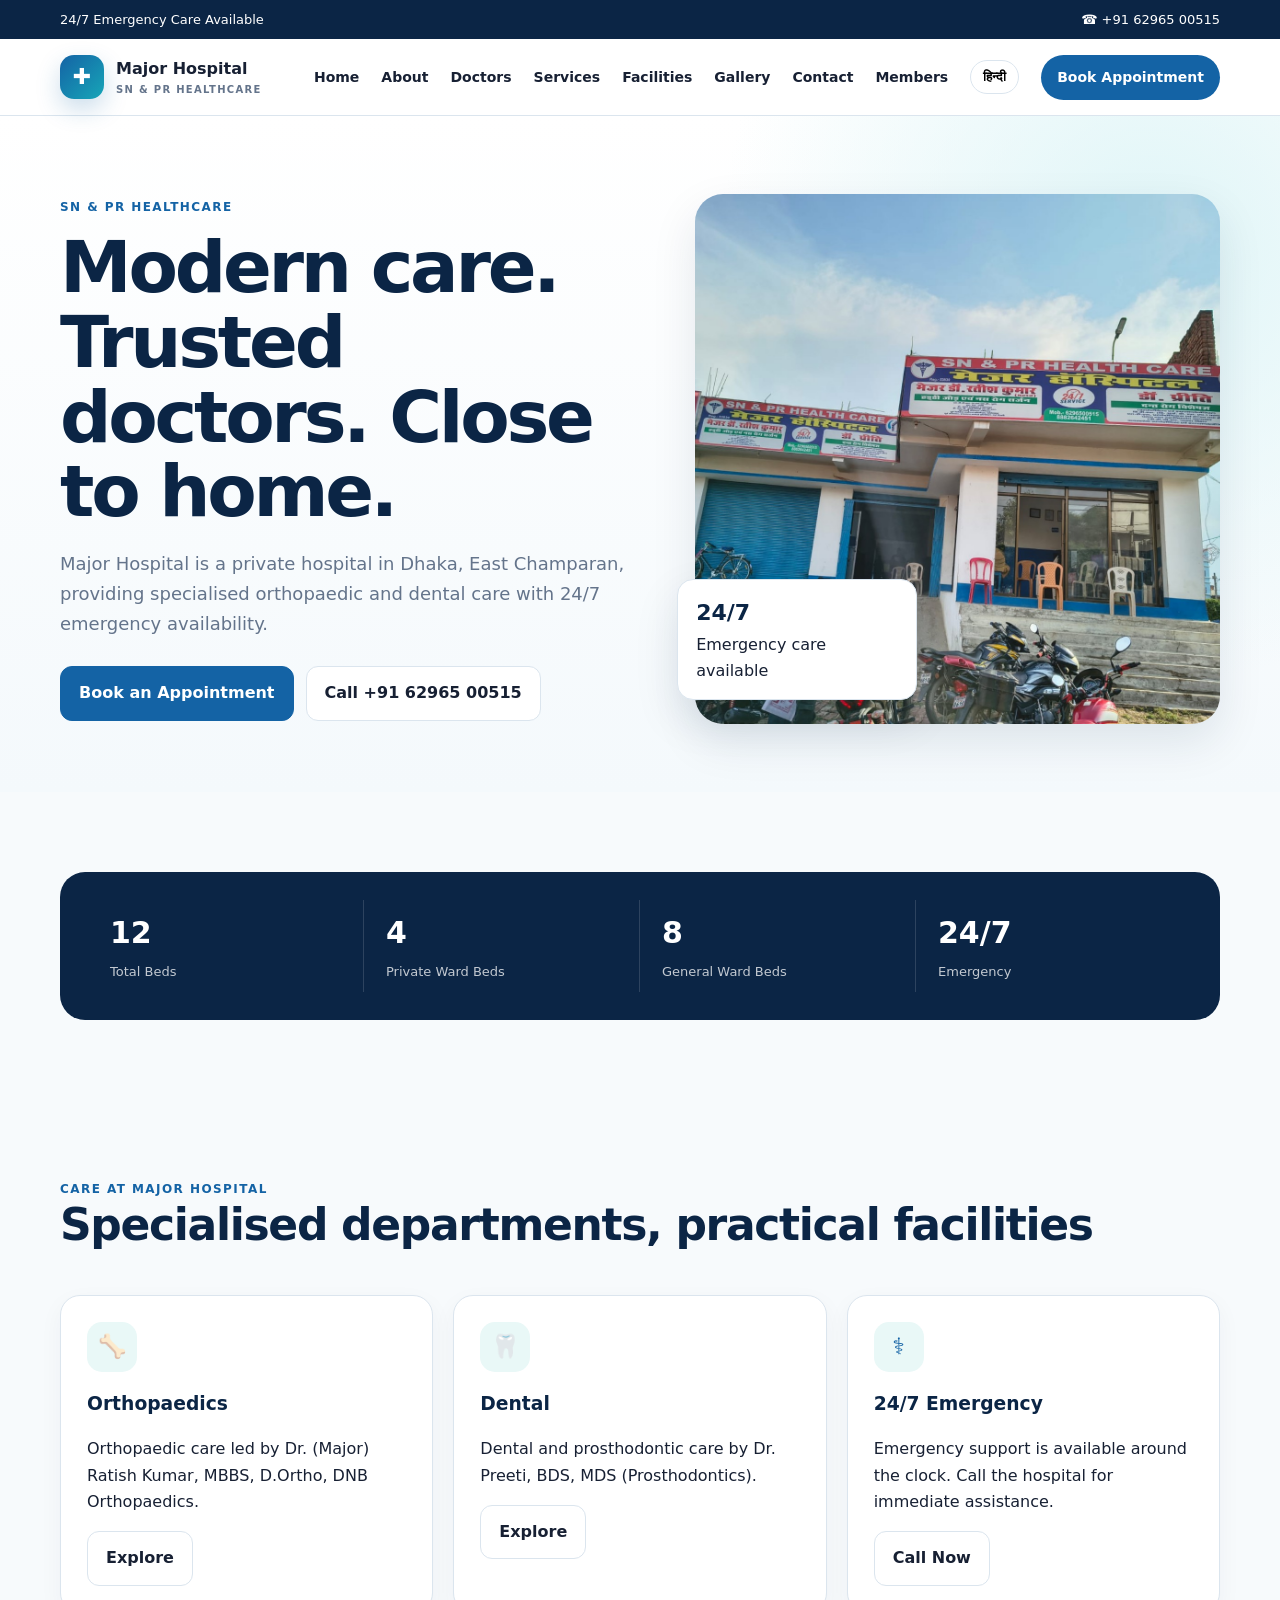
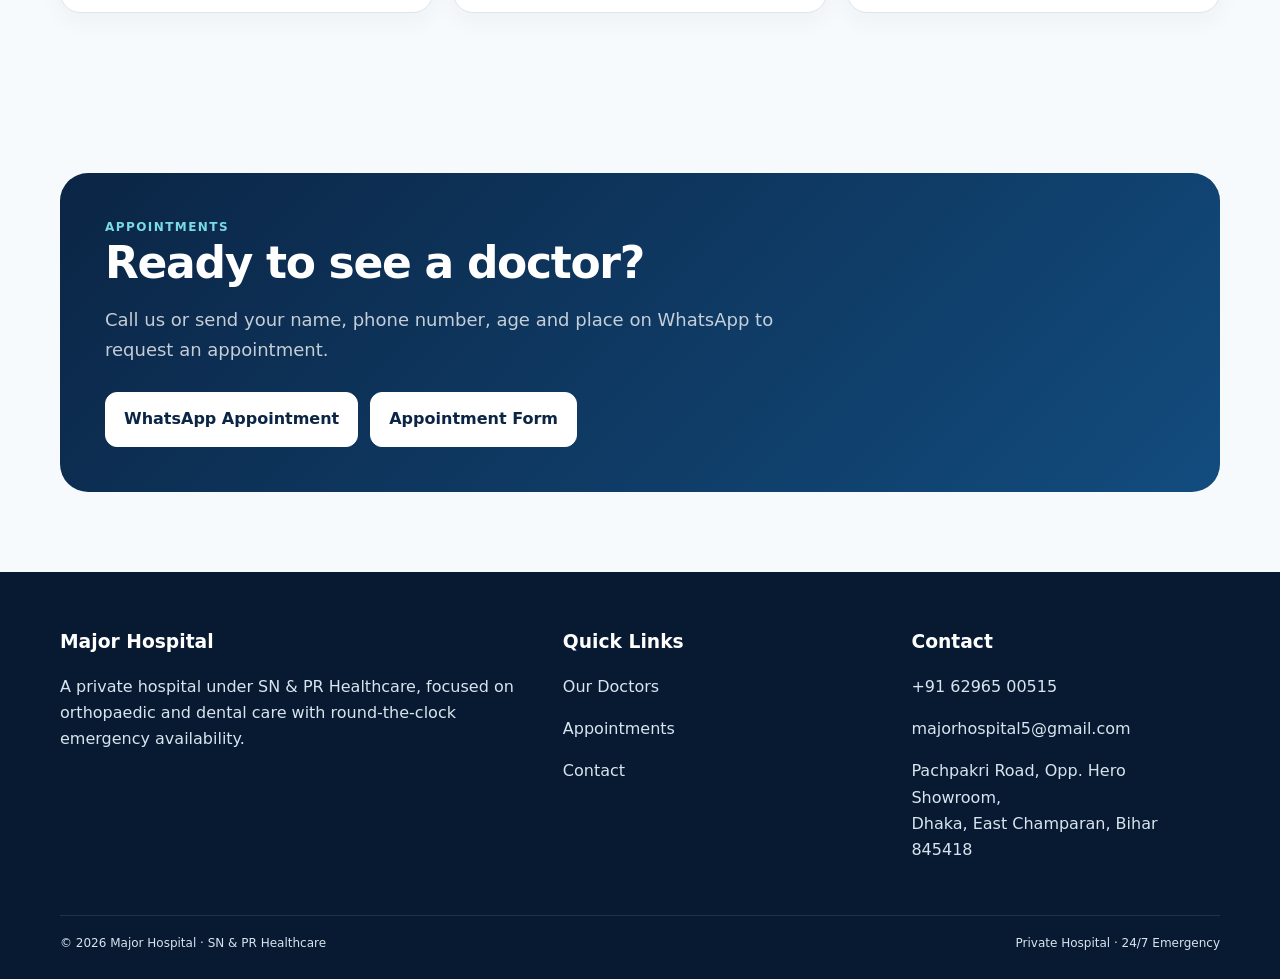
<file: index.html>
<!doctype html><html lang="en"><head>
<meta charset="utf-8"><meta name="viewport" content="width=device-width,initial-scale=1">
<title>Home | Major Hospital</title><meta name="description" content="Major Hospital, SN & PR Healthcare, Dhaka, East Champaran, Bihar. Orthopaedic and dental care with 24/7 emergency services.">
<link rel="stylesheet" href="assets/style.css"></head><body>
<div class="topbar"><div class="container">
  <span data-en="24/7 Emergency Care Available" data-hi="24/7 आपातकालीन सेवा उपलब्ध">24/7 Emergency Care Available</span>
  <a href="tel:+916296500515">☎ +91 62965 00515</a>
</div></div>

<header class="nav">
  <div class="container nav-inner">
    <a class="brand" href="index.html">
      <span class="logo">✚</span>
      <span>Major Hospital<small>SN &amp; PR Healthcare</small></span>
    </a>
    <button class="menu" aria-label="Menu">☰</button>
    <nav class="navlinks">
      <a href="index.html" data-en="Home" data-hi="होम">Home</a>
      <a href="about.html" data-en="About" data-hi="हमारे बारे में">About</a>
      <a href="doctors.html" data-en="Doctors" data-hi="डॉक्टर">Doctors</a>
      <a href="services.html" data-en="Services" data-hi="सेवाएँ">Services</a>
      <a href="facilities.html" data-en="Facilities" data-hi="सुविधाएँ">Facilities</a>
      <a href="gallery.html" data-en="Gallery" data-hi="गैलरी">Gallery</a>
      <a href="contact.html" data-en="Contact" data-hi="संपर्क">Contact</a>
      <a href="members.html" data-en="Members" data-hi="सदस्य">Members</a>
      <button class="lang">हिन्दी</button>
      <a class="cta" href="appointment.html" data-en="Book Appointment" data-hi="अपॉइंटमेंट लें">Book Appointment</a>
    </nav>
  </div>
</header>


<main>
<section class="hero"><div class="container hero-grid">
  <div>
    <div class="kicker" data-en="SN & PR Healthcare" data-hi="SN & PR Healthcare">SN &amp; PR Healthcare</div>
    <h1 data-en="Modern care. Trusted doctors. Close to home." data-hi="आधुनिक चिकित्सा। भरोसेमंद डॉक्टर। आपके अपने शहर में।">Modern care. Trusted doctors. Close to home.</h1>
    <p class="lead" data-en="Major Hospital is a private hospital in Dhaka, East Champaran, providing specialised orthopaedic and dental care with 24/7 emergency availability."
       data-hi="Major Hospital, Dhaka, East Champaran में एक निजी अस्पताल है, जहाँ विशेषज्ञ ऑर्थोपेडिक और डेंटल सेवाओं के साथ 24/7 आपातकालीन सुविधा उपलब्ध है।">
       Major Hospital is a private hospital in Dhaka, East Champaran, providing specialised orthopaedic and dental care with 24/7 emergency availability.
    </p>
    <div class="actions">
      <a class="btn primary" href="appointment.html" data-en="Book an Appointment" data-hi="अपॉइंटमेंट बुक करें">Book an Appointment</a>
      <a class="btn" href="tel:+916296500515" data-en="Call +91 62965 00515" data-hi="कॉल करें +91 62965 00515">Call +91 62965 00515</a>
    </div>
  </div>
  <div class="hero-card">
    <img src="assets/hospital-exterior-1.jpeg" alt="Major Hospital exterior">
    <div class="badge"><strong>24/7</strong><span data-en="Emergency care available" data-hi="आपातकालीन सेवा उपलब्ध">Emergency care available</span></div>
  </div>
</div></section>

<section><div class="container">
  <div class="stats">
    <div class="stat"><strong>12</strong><span data-en="Total Beds" data-hi="कुल बेड">Total Beds</span></div>
    <div class="stat"><strong>4</strong><span data-en="Private Ward Beds" data-hi="प्राइवेट वार्ड बेड">Private Ward Beds</span></div>
    <div class="stat"><strong>8</strong><span data-en="General Ward Beds" data-hi="जनरल वार्ड बेड">General Ward Beds</span></div>
    <div class="stat"><strong>24/7</strong><span data-en="Emergency" data-hi="आपातकालीन सेवा">Emergency</span></div>
  </div>
</div></section>

<section><div class="container">
  <div class="section-head"><div><div class="kicker">Care at Major Hospital</div><h2 data-en="Specialised departments, practical facilities" data-hi="विशेषज्ञ विभाग और आवश्यक सुविधाएँ">Specialised departments, practical facilities</h2></div></div>
  <div class="grid-3">
    <div class="card"><div class="icon">🦴</div><h3 data-en="Orthopaedics" data-hi="ऑर्थोपेडिक्स">Orthopaedics</h3><p data-en="Orthopaedic care led by Dr. (Major) Ratish Kumar, MBBS, D.Ortho, DNB Orthopaedics." data-hi="Dr. (Major) Ratish Kumar के नेतृत्व में ऑर्थोपेडिक देखभाल — MBBS, D.Ortho, DNB Orthopaedics.">Orthopaedic care led by Dr. (Major) Ratish Kumar, MBBS, D.Ortho, DNB Orthopaedics.</p><a class="btn" href="services.html" data-en="Explore" data-hi="जानें">Explore</a></div>
    <div class="card"><div class="icon">🦷</div><h3 data-en="Dental" data-hi="डेंटल">Dental</h3><p data-en="Dental and prosthodontic care by Dr. Preeti, BDS, MDS (Prosthodontics)." data-hi="Dr. Preeti, BDS, MDS (Prosthodontics) द्वारा डेंटल और प्रोस्थोडॉन्टिक सेवाएँ।">Dental and prosthodontic care by Dr. Preeti, BDS, MDS (Prosthodontics).</p><a class="btn" href="services.html" data-en="Explore" data-hi="जानें">Explore</a></div>
    <div class="card"><div class="icon">⚕</div><h3 data-en="24/7 Emergency" data-hi="24/7 आपातकालीन सेवा">24/7 Emergency</h3><p data-en="Emergency support is available around the clock. Call the hospital for immediate assistance." data-hi="आपातकालीन सहायता चौबीसों घंटे उपलब्ध है। तुरंत सहायता के लिए अस्पताल को कॉल करें।">Emergency support is available around the clock. Call the hospital for immediate assistance.</p><a class="btn" href="tel:+916296500515" data-en="Call Now" data-hi="अभी कॉल करें">Call Now</a></div>
  </div>
</div></section>

<section><div class="container"><div class="banner">
  <div class="kicker" style="color:#79dbe4">Appointments</div>
  <h2 data-en="Ready to see a doctor?" data-hi="डॉक्टर से मिलने के लिए तैयार हैं?">Ready to see a doctor?</h2>
  <p class="lead" data-en="Call us or send your name, phone number, age and place on WhatsApp to request an appointment." data-hi="कॉल करें या अपॉइंटमेंट के लिए WhatsApp पर अपना नाम, मोबाइल नंबर, उम्र और स्थान भेजें।">Call us or send your name, phone number, age and place on WhatsApp to request an appointment.</p>
  <div class="actions"><a class="btn" href="https://wa.me/916296500515" target="_blank" data-en="WhatsApp Appointment" data-hi="WhatsApp से अपॉइंटमेंट">WhatsApp Appointment</a><a class="btn" href="appointment.html" data-en="Appointment Form" data-hi="अपॉइंटमेंट फॉर्म">Appointment Form</a></div>
</div></div></section>
</main>


<footer class="footer"><div class="container">
  <div class="footer-grid">
    <div>
      <h3>Major Hospital</h3>
      <p data-en="A private hospital under SN & PR Healthcare, focused on orthopaedic and dental care with round-the-clock emergency availability."
         data-hi="SN & PR Healthcare के अंतर्गत एक निजी अस्पताल, जहाँ ऑर्थोपेडिक और डेंटल सेवाओं के साथ 24/7 आपातकालीन सुविधा उपलब्ध है.">
         A private hospital under SN & PR Healthcare, focused on orthopaedic and dental care with round-the-clock emergency availability.
      </p>
    </div>
    <div><h3 data-en="Quick Links" data-hi="त्वरित लिंक">Quick Links</h3>
      <p><a href="doctors.html" data-en="Our Doctors" data-hi="हमारे डॉक्टर">Our Doctors</a></p>
      <p><a href="appointment.html" data-en="Appointments" data-hi="अपॉइंटमेंट">Appointments</a></p>
      <p><a href="contact.html" data-en="Contact" data-hi="संपर्क">Contact</a></p>
    </div>
    <div><h3 data-en="Contact" data-hi="संपर्क">Contact</h3>
      <p>+91 62965 00515</p><p>majorhospital5@gmail.com</p>
      <p>Pachpakri Road, Opp. Hero Showroom,<br>Dhaka, East Champaran, Bihar 845418</p>
    </div>
  </div>
  <div class="footer-bottom"><span>© 2026 Major Hospital · SN &amp; PR Healthcare</span><span>Private Hospital · 24/7 Emergency</span></div>
</div></footer>
<script src="assets/script.js"></script></body></html>
</file>
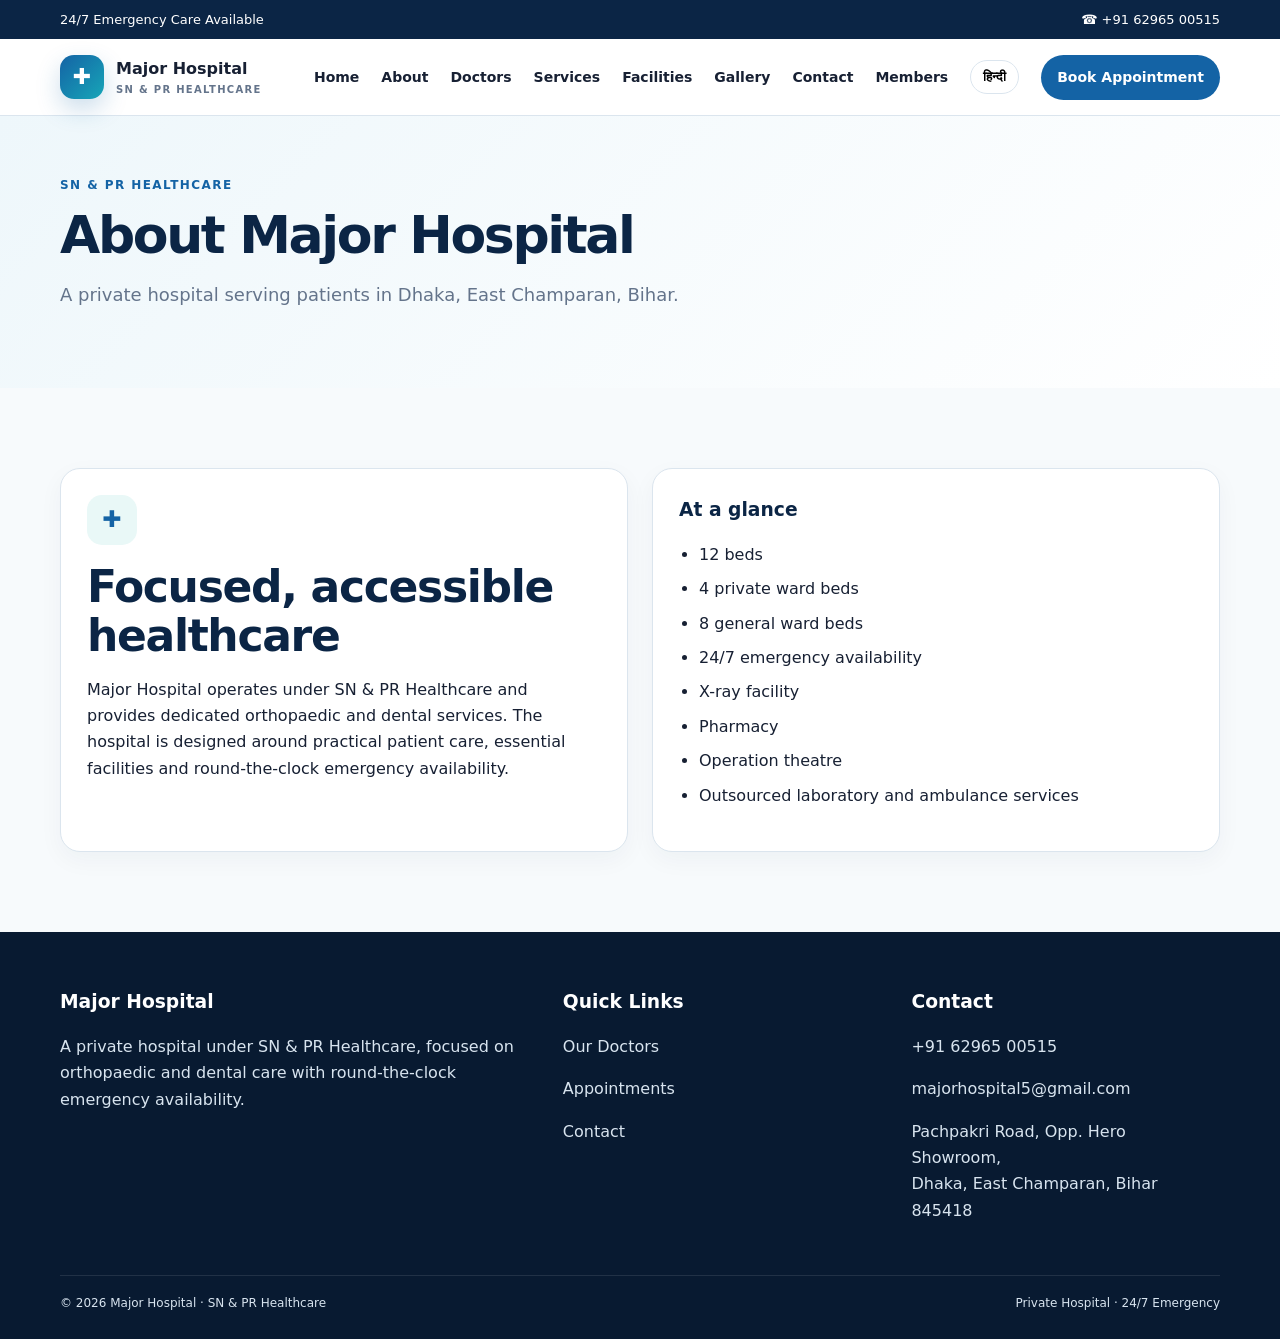
<file: about.html>
<!doctype html><html lang="en"><head>
<meta charset="utf-8"><meta name="viewport" content="width=device-width,initial-scale=1">
<title>About | Major Hospital</title><meta name="description" content="Major Hospital, SN & PR Healthcare, Dhaka, East Champaran, Bihar. Orthopaedic and dental care with 24/7 emergency services.">
<link rel="stylesheet" href="assets/style.css"></head><body>
<div class="topbar"><div class="container">
  <span data-en="24/7 Emergency Care Available" data-hi="24/7 आपातकालीन सेवा उपलब्ध">24/7 Emergency Care Available</span>
  <a href="tel:+916296500515">☎ +91 62965 00515</a>
</div></div>

<header class="nav">
  <div class="container nav-inner">
    <a class="brand" href="index.html">
      <span class="logo">✚</span>
      <span>Major Hospital<small>SN &amp; PR Healthcare</small></span>
    </a>
    <button class="menu" aria-label="Menu">☰</button>
    <nav class="navlinks">
      <a href="index.html" data-en="Home" data-hi="होम">Home</a>
      <a href="about.html" data-en="About" data-hi="हमारे बारे में">About</a>
      <a href="doctors.html" data-en="Doctors" data-hi="डॉक्टर">Doctors</a>
      <a href="services.html" data-en="Services" data-hi="सेवाएँ">Services</a>
      <a href="facilities.html" data-en="Facilities" data-hi="सुविधाएँ">Facilities</a>
      <a href="gallery.html" data-en="Gallery" data-hi="गैलरी">Gallery</a>
      <a href="contact.html" data-en="Contact" data-hi="संपर्क">Contact</a>
      <a href="members.html" data-en="Members" data-hi="सदस्य">Members</a>
      <button class="lang">हिन्दी</button>
      <a class="cta" href="appointment.html" data-en="Book Appointment" data-hi="अपॉइंटमेंट लें">Book Appointment</a>
    </nav>
  </div>
</header>


<main><section class="page-hero"><div class="container"><div class="kicker">SN & PR Healthcare</div><h1 data-en="About Major Hospital" data-hi="Major Hospital के बारे में">About Major Hospital</h1><p class="lead" data-en="A private hospital serving patients in Dhaka, East Champaran, Bihar." data-hi="Dhaka, East Champaran, Bihar में मरीजों को सेवाएँ देने वाला एक निजी अस्पताल।">A private hospital serving patients in Dhaka, East Champaran, Bihar.</p></div></section>
<section><div class="container grid-2">
<div class="card"><div class="icon">✚</div><h2 data-en="Focused, accessible healthcare" data-hi="केंद्रित और सुलभ स्वास्थ्य सेवा">Focused, accessible healthcare</h2><p data-en="Major Hospital operates under SN & PR Healthcare and provides dedicated orthopaedic and dental services. The hospital is designed around practical patient care, essential facilities and round-the-clock emergency availability." data-hi="Major Hospital, SN & PR Healthcare के अंतर्गत संचालित होता है और समर्पित ऑर्थोपेडिक तथा डेंटल सेवाएँ प्रदान करता है। अस्पताल में मरीजों की देखभाल, आवश्यक सुविधाओं और 24/7 आपातकालीन सेवा पर ध्यान दिया जाता है।">Major Hospital operates under SN & PR Healthcare and provides dedicated orthopaedic and dental services. The hospital is designed around practical patient care, essential facilities and round-the-clock emergency availability.</p></div>
<div class="card"><h3 data-en="At a glance" data-hi="एक नज़र में">At a glance</h3><ul class="list"><li>12 beds</li><li>4 private ward beds</li><li>8 general ward beds</li><li>24/7 emergency availability</li><li>X-ray facility</li><li>Pharmacy</li><li>Operation theatre</li><li>Outsourced laboratory and ambulance services</li></ul></div>
</div></section></main>


<footer class="footer"><div class="container">
  <div class="footer-grid">
    <div>
      <h3>Major Hospital</h3>
      <p data-en="A private hospital under SN & PR Healthcare, focused on orthopaedic and dental care with round-the-clock emergency availability."
         data-hi="SN & PR Healthcare के अंतर्गत एक निजी अस्पताल, जहाँ ऑर्थोपेडिक और डेंटल सेवाओं के साथ 24/7 आपातकालीन सुविधा उपलब्ध है.">
         A private hospital under SN & PR Healthcare, focused on orthopaedic and dental care with round-the-clock emergency availability.
      </p>
    </div>
    <div><h3 data-en="Quick Links" data-hi="त्वरित लिंक">Quick Links</h3>
      <p><a href="doctors.html" data-en="Our Doctors" data-hi="हमारे डॉक्टर">Our Doctors</a></p>
      <p><a href="appointment.html" data-en="Appointments" data-hi="अपॉइंटमेंट">Appointments</a></p>
      <p><a href="contact.html" data-en="Contact" data-hi="संपर्क">Contact</a></p>
    </div>
    <div><h3 data-en="Contact" data-hi="संपर्क">Contact</h3>
      <p>+91 62965 00515</p><p>majorhospital5@gmail.com</p>
      <p>Pachpakri Road, Opp. Hero Showroom,<br>Dhaka, East Champaran, Bihar 845418</p>
    </div>
  </div>
  <div class="footer-bottom"><span>© 2026 Major Hospital · SN &amp; PR Healthcare</span><span>Private Hospital · 24/7 Emergency</span></div>
</div></footer>
<script src="assets/script.js"></script></body></html>
</file>
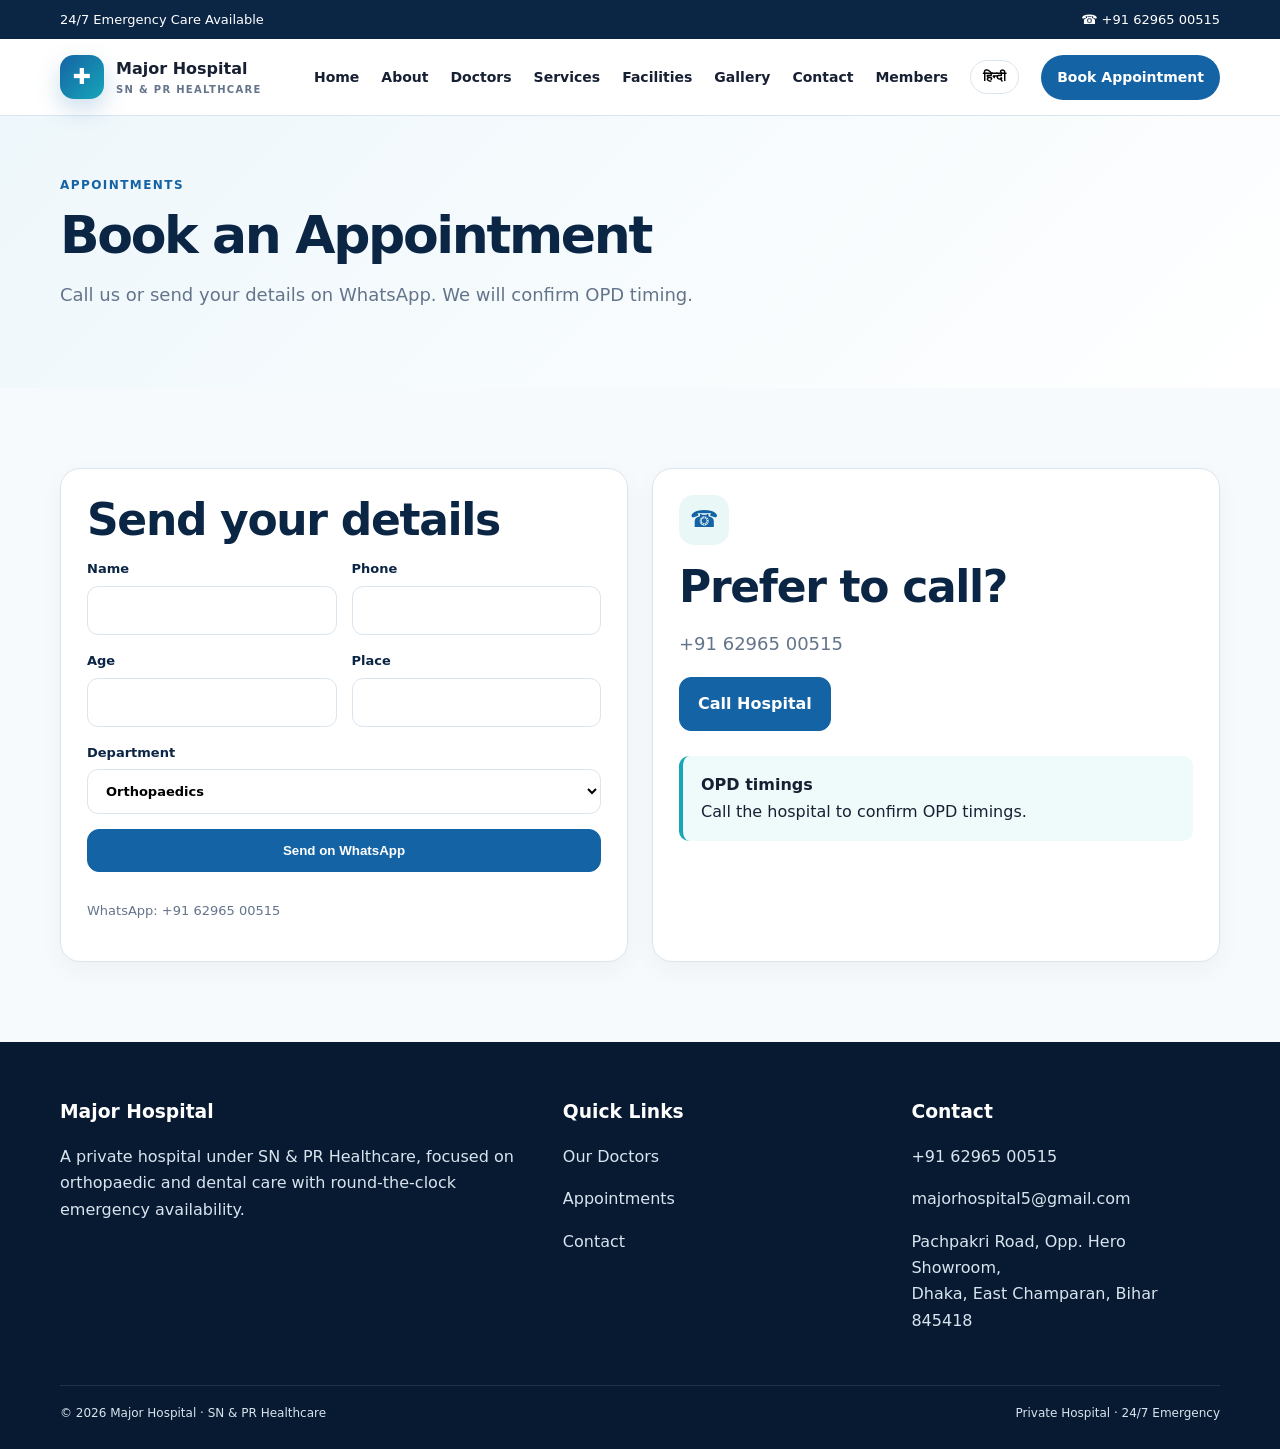
<file: appointment.html>
<!doctype html><html lang="en"><head>
<meta charset="utf-8"><meta name="viewport" content="width=device-width,initial-scale=1">
<title>Appointment | Major Hospital</title><meta name="description" content="Major Hospital, SN & PR Healthcare, Dhaka, East Champaran, Bihar. Orthopaedic and dental care with 24/7 emergency services.">
<link rel="stylesheet" href="assets/style.css"></head><body>
<div class="topbar"><div class="container">
  <span data-en="24/7 Emergency Care Available" data-hi="24/7 आपातकालीन सेवा उपलब्ध">24/7 Emergency Care Available</span>
  <a href="tel:+916296500515">☎ +91 62965 00515</a>
</div></div>

<header class="nav">
  <div class="container nav-inner">
    <a class="brand" href="index.html">
      <span class="logo">✚</span>
      <span>Major Hospital<small>SN &amp; PR Healthcare</small></span>
    </a>
    <button class="menu" aria-label="Menu">☰</button>
    <nav class="navlinks">
      <a href="index.html" data-en="Home" data-hi="होम">Home</a>
      <a href="about.html" data-en="About" data-hi="हमारे बारे में">About</a>
      <a href="doctors.html" data-en="Doctors" data-hi="डॉक्टर">Doctors</a>
      <a href="services.html" data-en="Services" data-hi="सेवाएँ">Services</a>
      <a href="facilities.html" data-en="Facilities" data-hi="सुविधाएँ">Facilities</a>
      <a href="gallery.html" data-en="Gallery" data-hi="गैलरी">Gallery</a>
      <a href="contact.html" data-en="Contact" data-hi="संपर्क">Contact</a>
      <a href="members.html" data-en="Members" data-hi="सदस्य">Members</a>
      <button class="lang">हिन्दी</button>
      <a class="cta" href="appointment.html" data-en="Book Appointment" data-hi="अपॉइंटमेंट लें">Book Appointment</a>
    </nav>
  </div>
</header>


<main><section class="page-hero"><div class="container"><div class="kicker">Appointments</div><h1 data-en="Book an Appointment" data-hi="अपॉइंटमेंट बुक करें">Book an Appointment</h1><p class="lead" data-en="Call us or send your details on WhatsApp. We will confirm OPD timing." data-hi="हमें कॉल करें या WhatsApp पर अपनी जानकारी भेजें। हम OPD का समय कन्फर्म करेंगे।">Call us or send your details on WhatsApp. We will confirm OPD timing.</p></div></section>
<section><div class="container grid-2">
<div class="card"><h2 data-en="Send your details" data-hi="अपनी जानकारी भेजें">Send your details</h2>
<form class="form" id="appointmentForm">
<div class="form-grid"><label>Name<input required name="name"></label><label>Phone<input required name="phone" type="tel"></label></div>
<div class="form-grid"><label>Age<input required name="age" type="number" min="0"></label><label>Place<input required name="place"></label></div>
<label>Department<select name="department"><option>Orthopaedics</option><option>Dental</option></select></label>
<button class="btn primary" type="submit" data-en="Send on WhatsApp" data-hi="WhatsApp पर भेजें">Send on WhatsApp</button>
<p class="small">WhatsApp: +91 62965 00515</p></form></div>
<div class="card"><div class="icon">☎</div><h2 data-en="Prefer to call?" data-hi="कॉल करना चाहते हैं?">Prefer to call?</h2><p class="lead">+91 62965 00515</p><a class="btn primary" href="tel:+916296500515" data-en="Call Hospital" data-hi="अस्पताल को कॉल करें">Call Hospital</a><div style="height:25px"></div><div class="notice"><strong data-en="OPD timings" data-hi="OPD का समय">OPD timings</strong><br><span data-en="Call the hospital to confirm OPD timings." data-hi="OPD का समय जानने के लिए अस्पताल को कॉल करें।">Call the hospital to confirm OPD timings.</span></div></div>
</div></section></main>


<footer class="footer"><div class="container">
  <div class="footer-grid">
    <div>
      <h3>Major Hospital</h3>
      <p data-en="A private hospital under SN & PR Healthcare, focused on orthopaedic and dental care with round-the-clock emergency availability."
         data-hi="SN & PR Healthcare के अंतर्गत एक निजी अस्पताल, जहाँ ऑर्थोपेडिक और डेंटल सेवाओं के साथ 24/7 आपातकालीन सुविधा उपलब्ध है.">
         A private hospital under SN & PR Healthcare, focused on orthopaedic and dental care with round-the-clock emergency availability.
      </p>
    </div>
    <div><h3 data-en="Quick Links" data-hi="त्वरित लिंक">Quick Links</h3>
      <p><a href="doctors.html" data-en="Our Doctors" data-hi="हमारे डॉक्टर">Our Doctors</a></p>
      <p><a href="appointment.html" data-en="Appointments" data-hi="अपॉइंटमेंट">Appointments</a></p>
      <p><a href="contact.html" data-en="Contact" data-hi="संपर्क">Contact</a></p>
    </div>
    <div><h3 data-en="Contact" data-hi="संपर्क">Contact</h3>
      <p>+91 62965 00515</p><p>majorhospital5@gmail.com</p>
      <p>Pachpakri Road, Opp. Hero Showroom,<br>Dhaka, East Champaran, Bihar 845418</p>
    </div>
  </div>
  <div class="footer-bottom"><span>© 2026 Major Hospital · SN &amp; PR Healthcare</span><span>Private Hospital · 24/7 Emergency</span></div>
</div></footer>
<script src="assets/script.js"></script></body></html>
</file>
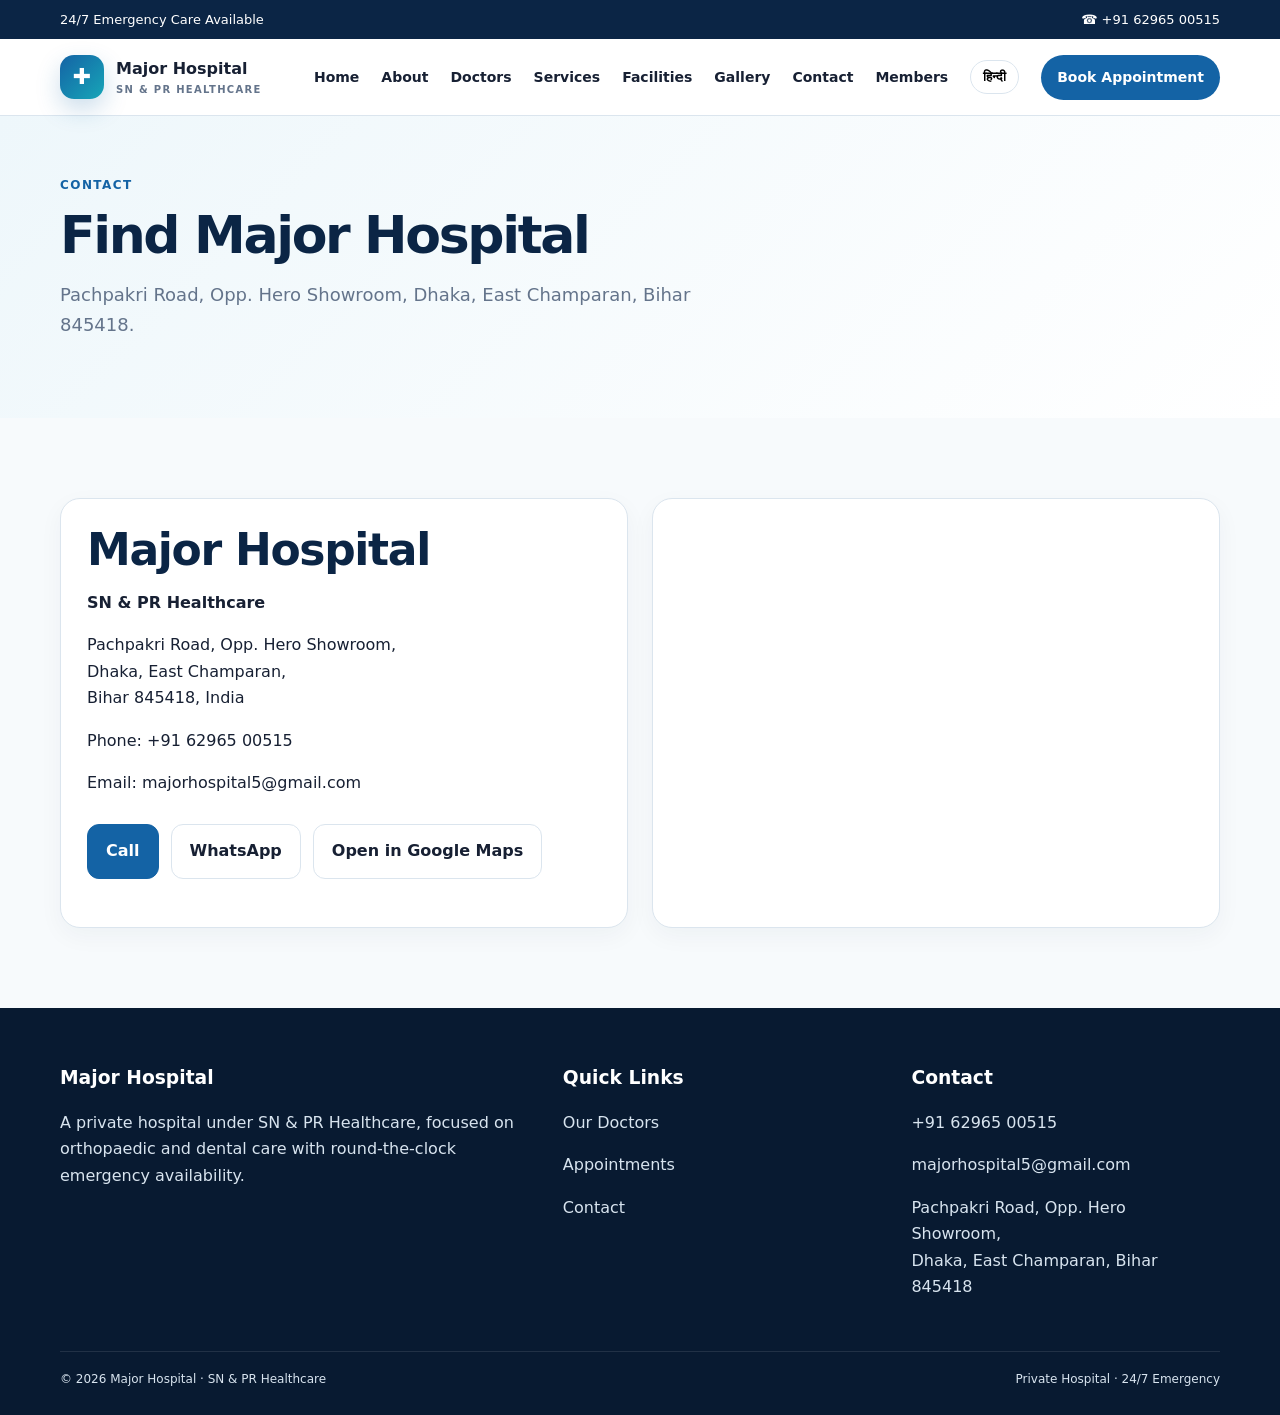
<file: contact.html>
<!doctype html><html lang="en"><head>
<meta charset="utf-8"><meta name="viewport" content="width=device-width,initial-scale=1">
<title>Contact | Major Hospital</title><meta name="description" content="Major Hospital, SN & PR Healthcare, Dhaka, East Champaran, Bihar. Orthopaedic and dental care with 24/7 emergency services.">
<link rel="stylesheet" href="assets/style.css"></head><body>
<div class="topbar"><div class="container">
  <span data-en="24/7 Emergency Care Available" data-hi="24/7 आपातकालीन सेवा उपलब्ध">24/7 Emergency Care Available</span>
  <a href="tel:+916296500515">☎ +91 62965 00515</a>
</div></div>

<header class="nav">
  <div class="container nav-inner">
    <a class="brand" href="index.html">
      <span class="logo">✚</span>
      <span>Major Hospital<small>SN &amp; PR Healthcare</small></span>
    </a>
    <button class="menu" aria-label="Menu">☰</button>
    <nav class="navlinks">
      <a href="index.html" data-en="Home" data-hi="होम">Home</a>
      <a href="about.html" data-en="About" data-hi="हमारे बारे में">About</a>
      <a href="doctors.html" data-en="Doctors" data-hi="डॉक्टर">Doctors</a>
      <a href="services.html" data-en="Services" data-hi="सेवाएँ">Services</a>
      <a href="facilities.html" data-en="Facilities" data-hi="सुविधाएँ">Facilities</a>
      <a href="gallery.html" data-en="Gallery" data-hi="गैलरी">Gallery</a>
      <a href="contact.html" data-en="Contact" data-hi="संपर्क">Contact</a>
      <a href="members.html" data-en="Members" data-hi="सदस्य">Members</a>
      <button class="lang">हिन्दी</button>
      <a class="cta" href="appointment.html" data-en="Book Appointment" data-hi="अपॉइंटमेंट लें">Book Appointment</a>
    </nav>
  </div>
</header>


<main><section class="page-hero"><div class="container"><div class="kicker">Contact</div><h1 data-en="Find Major Hospital" data-hi="Major Hospital का पता">Find Major Hospital</h1><p class="lead" data-en="Pachpakri Road, Opp. Hero Showroom, Dhaka, East Champaran, Bihar 845418." data-hi="Pachpakri Road, Hero Showroom के सामने, Dhaka, East Champaran, Bihar 845418.">Pachpakri Road, Opp. Hero Showroom, Dhaka, East Champaran, Bihar 845418.</p></div></section>
<section><div class="container grid-2">
<div class="card"><h2>Major Hospital</h2><p><strong>SN &amp; PR Healthcare</strong></p><p>Pachpakri Road, Opp. Hero Showroom,<br>Dhaka, East Champaran,<br>Bihar 845418, India</p><p>Phone: <a href="tel:+916296500515">+91 62965 00515</a></p><p>Email: <a href="mailto:majorhospital5@gmail.com">majorhospital5@gmail.com</a></p><div class="actions"><a class="btn primary" href="tel:+916296500515">Call</a><a class="btn" href="https://wa.me/916296500515" target="_blank">WhatsApp</a><a class="btn" href="https://maps.app.goo.gl/XRWimUx5rNVZqWmN8" target="_blank" data-en="Open in Google Maps" data-hi="Google Maps में खोलें">Open in Google Maps</a></div></div>
<div class="card" style="padding:0;overflow:hidden"><iframe title="Major Hospital location" src="https://www.google.com/maps?q=SN%20%26%20PR%20Healthcare%20Major%20Hospital%20Mohabbatpur%20Pachpakri%20Road%20Dhaka%20Bihar%20845418&output=embed" width="100%" height="420" style="border:0" loading="lazy"></iframe></div>
</div></section></main>


<footer class="footer"><div class="container">
  <div class="footer-grid">
    <div>
      <h3>Major Hospital</h3>
      <p data-en="A private hospital under SN & PR Healthcare, focused on orthopaedic and dental care with round-the-clock emergency availability."
         data-hi="SN & PR Healthcare के अंतर्गत एक निजी अस्पताल, जहाँ ऑर्थोपेडिक और डेंटल सेवाओं के साथ 24/7 आपातकालीन सुविधा उपलब्ध है.">
         A private hospital under SN & PR Healthcare, focused on orthopaedic and dental care with round-the-clock emergency availability.
      </p>
    </div>
    <div><h3 data-en="Quick Links" data-hi="त्वरित लिंक">Quick Links</h3>
      <p><a href="doctors.html" data-en="Our Doctors" data-hi="हमारे डॉक्टर">Our Doctors</a></p>
      <p><a href="appointment.html" data-en="Appointments" data-hi="अपॉइंटमेंट">Appointments</a></p>
      <p><a href="contact.html" data-en="Contact" data-hi="संपर्क">Contact</a></p>
    </div>
    <div><h3 data-en="Contact" data-hi="संपर्क">Contact</h3>
      <p>+91 62965 00515</p><p>majorhospital5@gmail.com</p>
      <p>Pachpakri Road, Opp. Hero Showroom,<br>Dhaka, East Champaran, Bihar 845418</p>
    </div>
  </div>
  <div class="footer-bottom"><span>© 2026 Major Hospital · SN &amp; PR Healthcare</span><span>Private Hospital · 24/7 Emergency</span></div>
</div></footer>
<script src="assets/script.js"></script></body></html>
</file>
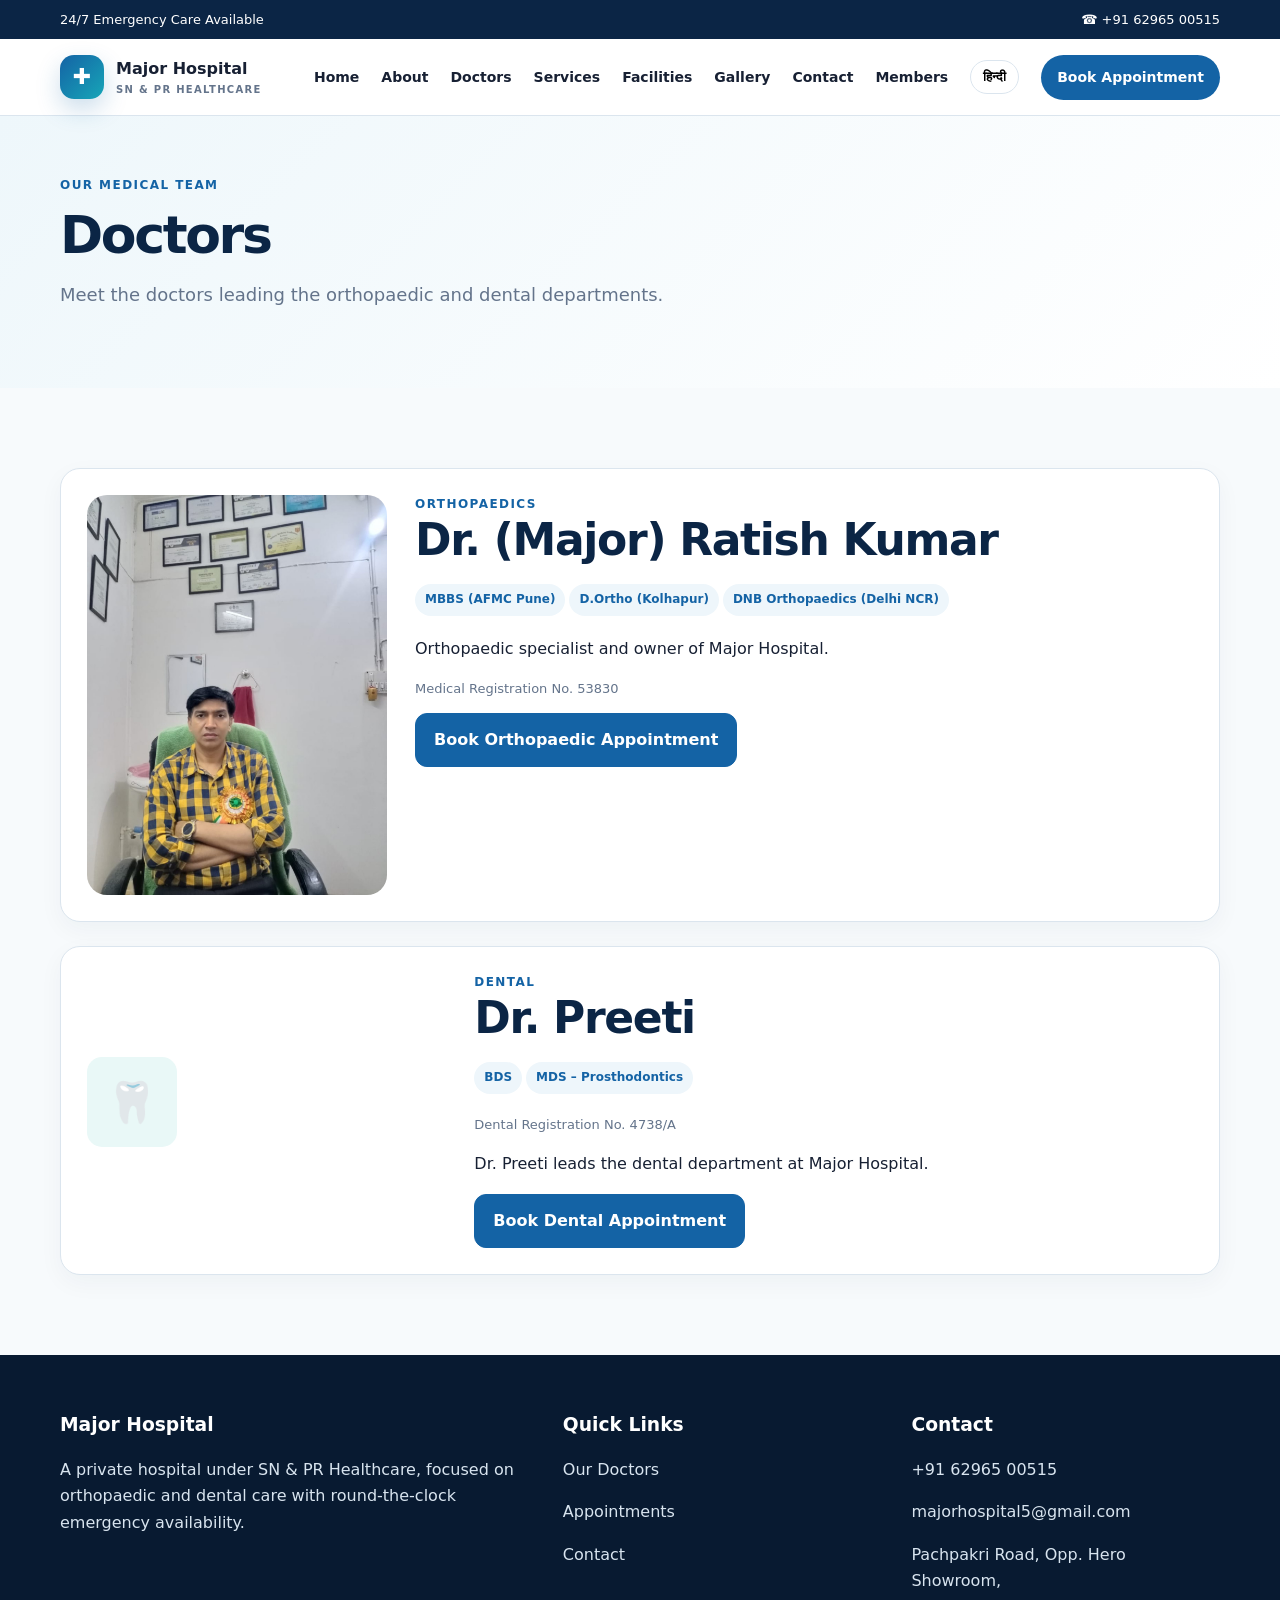
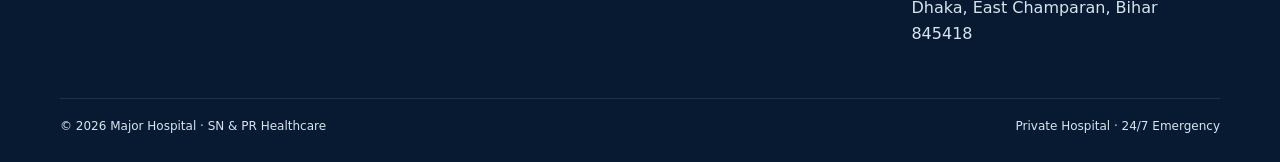
<file: doctors.html>
<!doctype html><html lang="en"><head>
<meta charset="utf-8"><meta name="viewport" content="width=device-width,initial-scale=1">
<title>Doctors | Major Hospital</title><meta name="description" content="Major Hospital, SN & PR Healthcare, Dhaka, East Champaran, Bihar. Orthopaedic and dental care with 24/7 emergency services.">
<link rel="stylesheet" href="assets/style.css"></head><body>
<div class="topbar"><div class="container">
  <span data-en="24/7 Emergency Care Available" data-hi="24/7 आपातकालीन सेवा उपलब्ध">24/7 Emergency Care Available</span>
  <a href="tel:+916296500515">☎ +91 62965 00515</a>
</div></div>

<header class="nav">
  <div class="container nav-inner">
    <a class="brand" href="index.html">
      <span class="logo">✚</span>
      <span>Major Hospital<small>SN &amp; PR Healthcare</small></span>
    </a>
    <button class="menu" aria-label="Menu">☰</button>
    <nav class="navlinks">
      <a href="index.html" data-en="Home" data-hi="होम">Home</a>
      <a href="about.html" data-en="About" data-hi="हमारे बारे में">About</a>
      <a href="doctors.html" data-en="Doctors" data-hi="डॉक्टर">Doctors</a>
      <a href="services.html" data-en="Services" data-hi="सेवाएँ">Services</a>
      <a href="facilities.html" data-en="Facilities" data-hi="सुविधाएँ">Facilities</a>
      <a href="gallery.html" data-en="Gallery" data-hi="गैलरी">Gallery</a>
      <a href="contact.html" data-en="Contact" data-hi="संपर्क">Contact</a>
      <a href="members.html" data-en="Members" data-hi="सदस्य">Members</a>
      <button class="lang">हिन्दी</button>
      <a class="cta" href="appointment.html" data-en="Book Appointment" data-hi="अपॉइंटमेंट लें">Book Appointment</a>
    </nav>
  </div>
</header>


<main><section class="page-hero"><div class="container"><div class="kicker">Our Medical Team</div><h1 data-en="Doctors" data-hi="डॉक्टर">Doctors</h1><p class="lead" data-en="Meet the doctors leading the orthopaedic and dental departments." data-hi="ऑर्थोपेडिक और डेंटल विभाग का नेतृत्व करने वाले डॉक्टरों से परिचित हों।">Meet the doctors leading the orthopaedic and dental departments.</p></div></section>
<section><div class="container">
<div class="card doctor">
  <img src="assets/dr-ratish-kumar.jpg" alt="Dr. (Major) Ratish Kumar">
  <div><div class="kicker">Orthopaedics</div><h2>Dr. (Major) Ratish Kumar</h2>
  <p><span class="tag">MBBS (AFMC Pune)</span><span class="tag">D.Ortho (Kolhapur)</span><span class="tag">DNB Orthopaedics (Delhi NCR)</span></p>
  <p data-en="Orthopaedic specialist and owner of Major Hospital." data-hi="ऑर्थोपेडिक विशेषज्ञ और Major Hospital के स्वामी।">Orthopaedic specialist and owner of Major Hospital.</p>
  <p class="small">Medical Registration No. 53830</p>
  <a class="btn primary" href="appointment.html" data-en="Book Orthopaedic Appointment" data-hi="ऑर्थोपेडिक अपॉइंटमेंट">Book Orthopaedic Appointment</a></div>
</div>
<div style="height:24px"></div>
<div class="card" style="display:grid;grid-template-columns:1fr 2fr;gap:28px;align-items:center">
  <div class="icon" style="width:90px;height:90px;font-size:40px">🦷</div>
  <div><div class="kicker">Dental</div><h2>Dr. Preeti</h2><p><span class="tag">BDS</span><span class="tag">MDS – Prosthodontics</span></p><p class="small">Dental Registration No. 4738/A</p><p data-en="Dr. Preeti leads the dental department at Major Hospital." data-hi="Dr. Preeti Major Hospital के डेंटल विभाग का नेतृत्व करती हैं।">Dr. Preeti leads the dental department at Major Hospital.</p><a class="btn primary" href="appointment.html" data-en="Book Dental Appointment" data-hi="डेंटल अपॉइंटमेंट">Book Dental Appointment</a></div>
</div>
</div></section></main>


<footer class="footer"><div class="container">
  <div class="footer-grid">
    <div>
      <h3>Major Hospital</h3>
      <p data-en="A private hospital under SN & PR Healthcare, focused on orthopaedic and dental care with round-the-clock emergency availability."
         data-hi="SN & PR Healthcare के अंतर्गत एक निजी अस्पताल, जहाँ ऑर्थोपेडिक और डेंटल सेवाओं के साथ 24/7 आपातकालीन सुविधा उपलब्ध है.">
         A private hospital under SN & PR Healthcare, focused on orthopaedic and dental care with round-the-clock emergency availability.
      </p>
    </div>
    <div><h3 data-en="Quick Links" data-hi="त्वरित लिंक">Quick Links</h3>
      <p><a href="doctors.html" data-en="Our Doctors" data-hi="हमारे डॉक्टर">Our Doctors</a></p>
      <p><a href="appointment.html" data-en="Appointments" data-hi="अपॉइंटमेंट">Appointments</a></p>
      <p><a href="contact.html" data-en="Contact" data-hi="संपर्क">Contact</a></p>
    </div>
    <div><h3 data-en="Contact" data-hi="संपर्क">Contact</h3>
      <p>+91 62965 00515</p><p>majorhospital5@gmail.com</p>
      <p>Pachpakri Road, Opp. Hero Showroom,<br>Dhaka, East Champaran, Bihar 845418</p>
    </div>
  </div>
  <div class="footer-bottom"><span>© 2026 Major Hospital · SN &amp; PR Healthcare</span><span>Private Hospital · 24/7 Emergency</span></div>
</div></footer>
<script src="assets/script.js"></script></body></html>
</file>
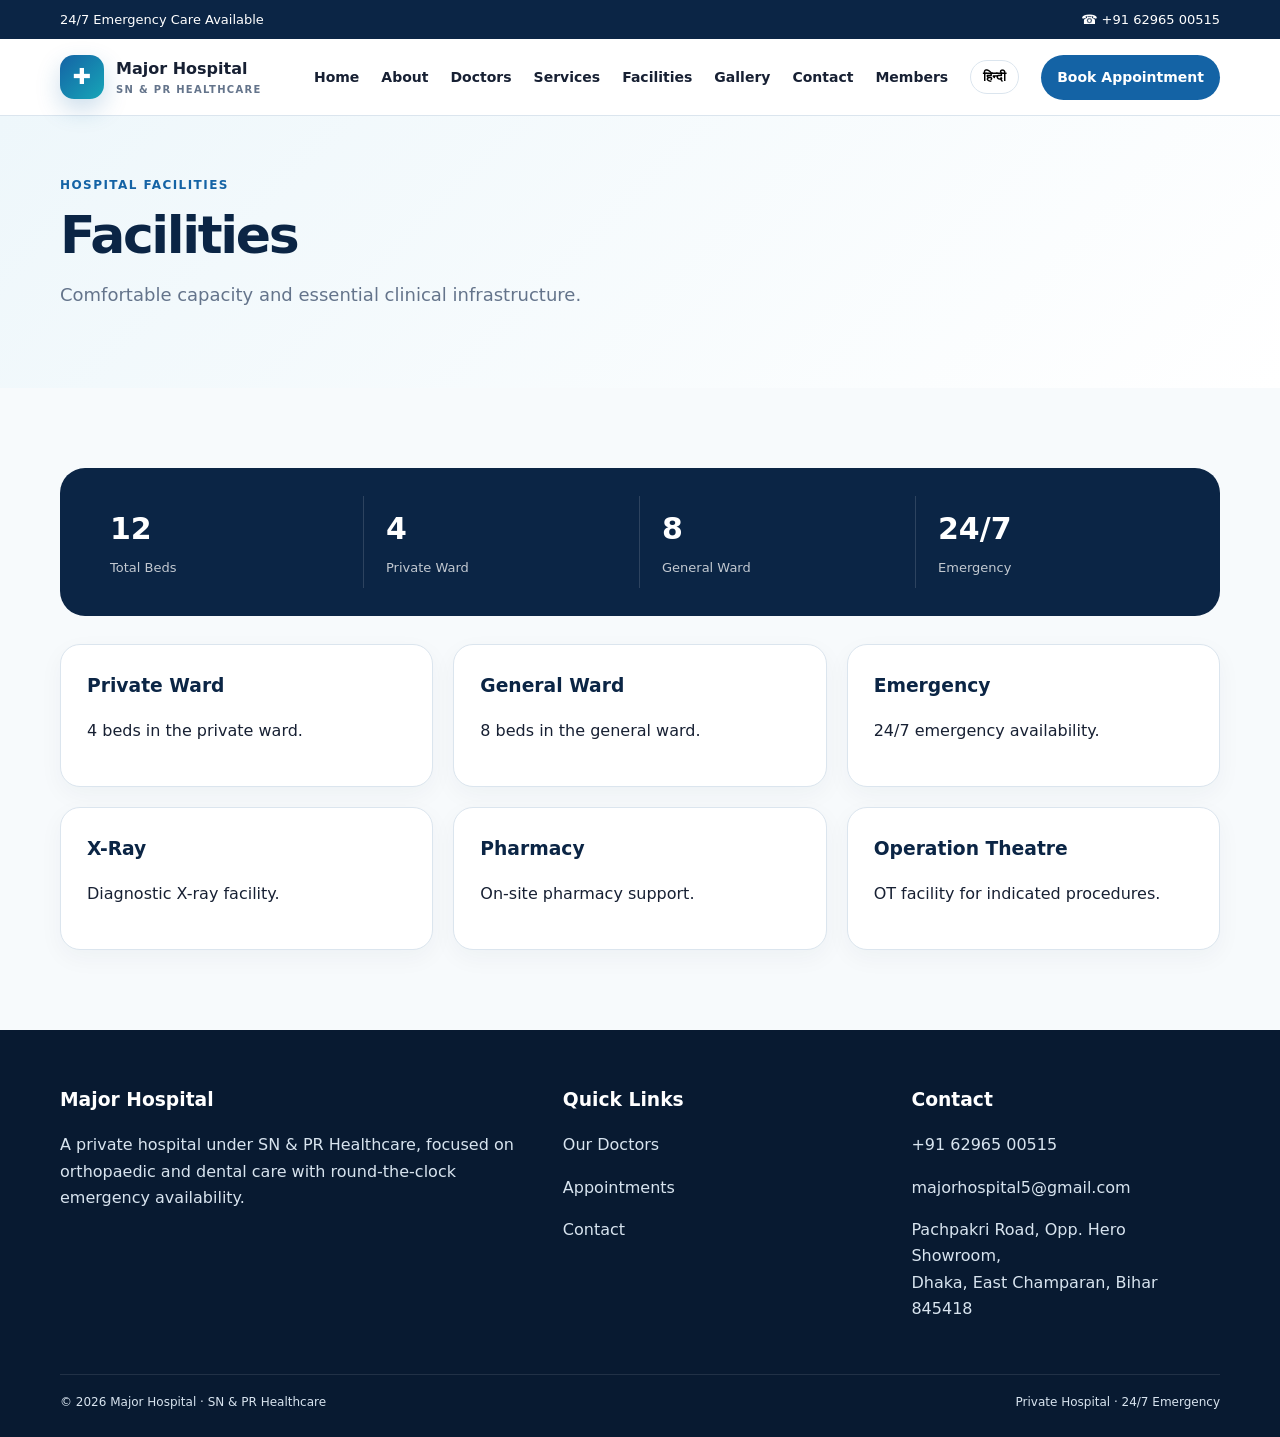
<file: facilities.html>
<!doctype html><html lang="en"><head>
<meta charset="utf-8"><meta name="viewport" content="width=device-width,initial-scale=1">
<title>Facilities | Major Hospital</title><meta name="description" content="Major Hospital, SN & PR Healthcare, Dhaka, East Champaran, Bihar. Orthopaedic and dental care with 24/7 emergency services.">
<link rel="stylesheet" href="assets/style.css"></head><body>
<div class="topbar"><div class="container">
  <span data-en="24/7 Emergency Care Available" data-hi="24/7 आपातकालीन सेवा उपलब्ध">24/7 Emergency Care Available</span>
  <a href="tel:+916296500515">☎ +91 62965 00515</a>
</div></div>

<header class="nav">
  <div class="container nav-inner">
    <a class="brand" href="index.html">
      <span class="logo">✚</span>
      <span>Major Hospital<small>SN &amp; PR Healthcare</small></span>
    </a>
    <button class="menu" aria-label="Menu">☰</button>
    <nav class="navlinks">
      <a href="index.html" data-en="Home" data-hi="होम">Home</a>
      <a href="about.html" data-en="About" data-hi="हमारे बारे में">About</a>
      <a href="doctors.html" data-en="Doctors" data-hi="डॉक्टर">Doctors</a>
      <a href="services.html" data-en="Services" data-hi="सेवाएँ">Services</a>
      <a href="facilities.html" data-en="Facilities" data-hi="सुविधाएँ">Facilities</a>
      <a href="gallery.html" data-en="Gallery" data-hi="गैलरी">Gallery</a>
      <a href="contact.html" data-en="Contact" data-hi="संपर्क">Contact</a>
      <a href="members.html" data-en="Members" data-hi="सदस्य">Members</a>
      <button class="lang">हिन्दी</button>
      <a class="cta" href="appointment.html" data-en="Book Appointment" data-hi="अपॉइंटमेंट लें">Book Appointment</a>
    </nav>
  </div>
</header>


<main><section class="page-hero"><div class="container"><div class="kicker">Hospital Facilities</div><h1 data-en="Facilities" data-hi="सुविधाएँ">Facilities</h1><p class="lead" data-en="Comfortable capacity and essential clinical infrastructure." data-hi="आरामदायक क्षमता और आवश्यक क्लिनिकल इंफ्रास्ट्रक्चर।">Comfortable capacity and essential clinical infrastructure.</p></div></section>
<section><div class="container"><div class="stats">
<div class="stat"><strong>12</strong><span>Total Beds</span></div><div class="stat"><strong>4</strong><span>Private Ward</span></div><div class="stat"><strong>8</strong><span>General Ward</span></div><div class="stat"><strong>24/7</strong><span>Emergency</span></div></div>
<div style="height:28px"></div><div class="grid-3">
<div class="card"><h3>Private Ward</h3><p>4 beds in the private ward.</p></div><div class="card"><h3>General Ward</h3><p>8 beds in the general ward.</p></div><div class="card"><h3>Emergency</h3><p>24/7 emergency availability.</p></div><div class="card"><h3>X-Ray</h3><p>Diagnostic X-ray facility.</p></div><div class="card"><h3>Pharmacy</h3><p>On-site pharmacy support.</p></div><div class="card"><h3>Operation Theatre</h3><p>OT facility for indicated procedures.</p></div>
</div></div></section></main>


<footer class="footer"><div class="container">
  <div class="footer-grid">
    <div>
      <h3>Major Hospital</h3>
      <p data-en="A private hospital under SN & PR Healthcare, focused on orthopaedic and dental care with round-the-clock emergency availability."
         data-hi="SN & PR Healthcare के अंतर्गत एक निजी अस्पताल, जहाँ ऑर्थोपेडिक और डेंटल सेवाओं के साथ 24/7 आपातकालीन सुविधा उपलब्ध है.">
         A private hospital under SN & PR Healthcare, focused on orthopaedic and dental care with round-the-clock emergency availability.
      </p>
    </div>
    <div><h3 data-en="Quick Links" data-hi="त्वरित लिंक">Quick Links</h3>
      <p><a href="doctors.html" data-en="Our Doctors" data-hi="हमारे डॉक्टर">Our Doctors</a></p>
      <p><a href="appointment.html" data-en="Appointments" data-hi="अपॉइंटमेंट">Appointments</a></p>
      <p><a href="contact.html" data-en="Contact" data-hi="संपर्क">Contact</a></p>
    </div>
    <div><h3 data-en="Contact" data-hi="संपर्क">Contact</h3>
      <p>+91 62965 00515</p><p>majorhospital5@gmail.com</p>
      <p>Pachpakri Road, Opp. Hero Showroom,<br>Dhaka, East Champaran, Bihar 845418</p>
    </div>
  </div>
  <div class="footer-bottom"><span>© 2026 Major Hospital · SN &amp; PR Healthcare</span><span>Private Hospital · 24/7 Emergency</span></div>
</div></footer>
<script src="assets/script.js"></script></body></html>
</file>
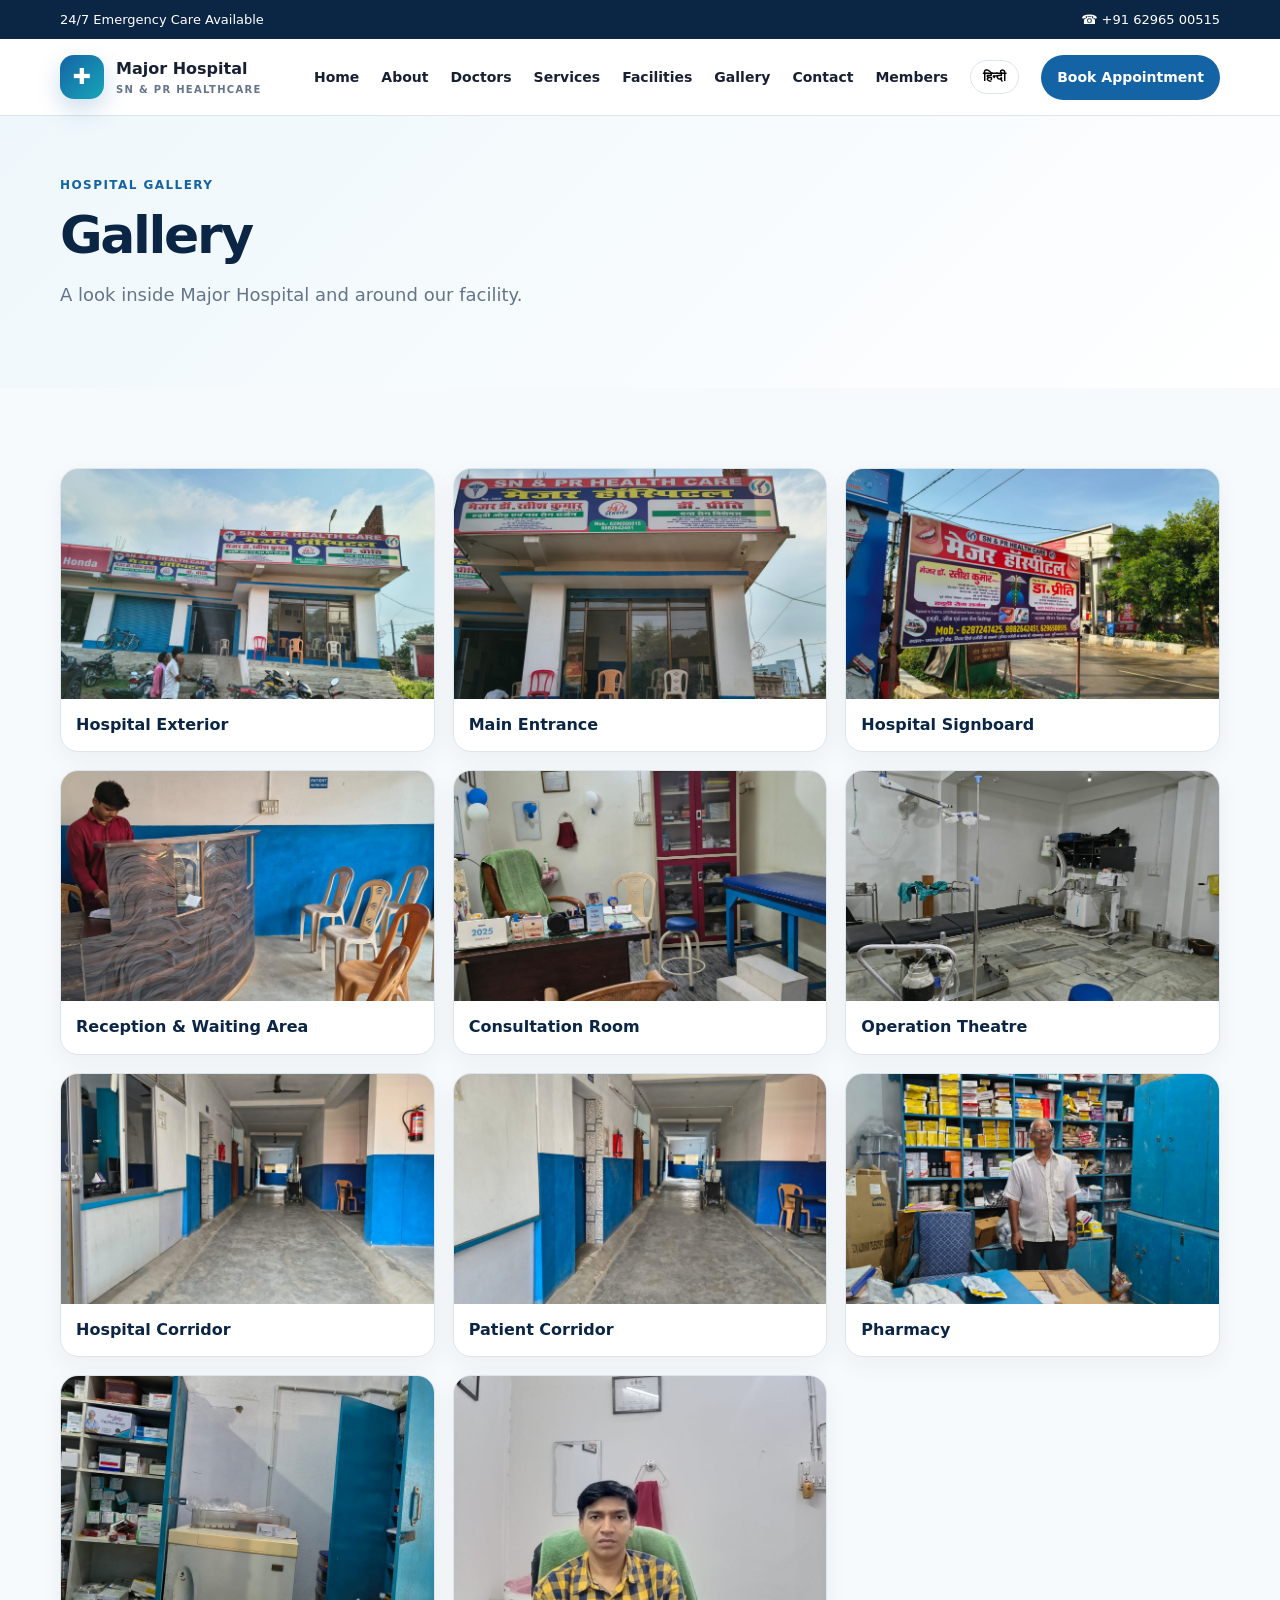
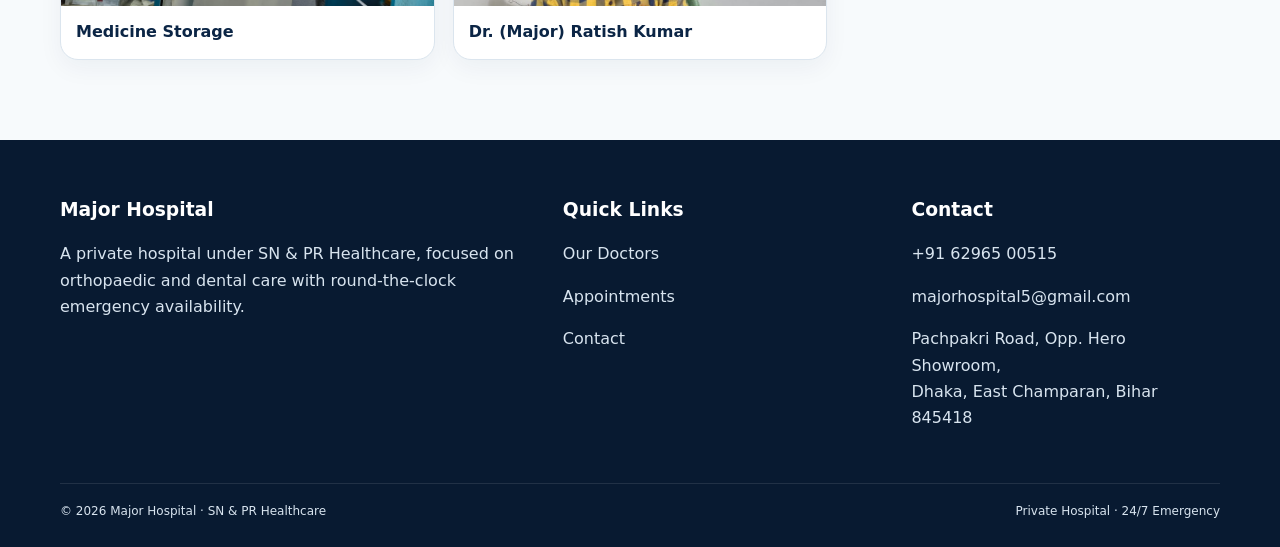
<file: gallery.html>
<!doctype html><html lang="en"><head>
<meta charset="utf-8"><meta name="viewport" content="width=device-width,initial-scale=1">
<title>Home | Major Hospital</title><meta name="description" content="Major Hospital, SN & PR Healthcare, Dhaka, East Champaran, Bihar. Orthopaedic and dental care with 24/7 emergency services.">
<link rel="stylesheet" href="assets/style.css"></head><body>
<div class="topbar"><div class="container">
  <span data-en="24/7 Emergency Care Available" data-hi="24/7 आपातकालीन सेवा उपलब्ध">24/7 Emergency Care Available</span>
  <a href="tel:+916296500515">☎ +91 62965 00515</a>
</div></div>

<header class="nav">
  <div class="container nav-inner">
    <a class="brand" href="index.html">
      <span class="logo">✚</span>
      <span>Major Hospital<small>SN &amp; PR Healthcare</small></span>
    </a>
    <button class="menu" aria-label="Menu">☰</button>
    <nav class="navlinks">
      <a href="index.html" data-en="Home" data-hi="होम">Home</a>
      <a href="about.html" data-en="About" data-hi="हमारे बारे में">About</a>
      <a href="doctors.html" data-en="Doctors" data-hi="डॉक्टर">Doctors</a>
      <a href="services.html" data-en="Services" data-hi="सेवाएँ">Services</a>
      <a href="facilities.html" data-en="Facilities" data-hi="सुविधाएँ">Facilities</a>
      <a href="gallery.html" data-en="Gallery" data-hi="गैलरी">Gallery</a>
      <a href="contact.html" data-en="Contact" data-hi="संपर्क">Contact</a>
      <a href="members.html" data-en="Members" data-hi="सदस्य">Members</a>
      <button class="lang">हिन्दी</button>
      <a class="cta" href="appointment.html" data-en="Book Appointment" data-hi="अपॉइंटमेंट लें">Book Appointment</a>
    </nav>
  </div>
</header>


<main>
<section class="page-hero"><div class="container"><div class="kicker">Hospital Gallery</div>
<h1 data-en="Gallery" data-hi="गैलरी">Gallery</h1>
<p class="lead" data-en="A look inside Major Hospital and around our facility." data-hi="Major Hospital और इसकी सुविधाओं की तस्वीरें।">A look inside Major Hospital and around our facility.</p></div></section>
<section><div class="container">
<div class="gallery-grid">
  <div class="gallery-item"><img src="assets/hospital-exterior-1.jpeg" alt="Major Hospital exterior"><div class="gallery-caption">Hospital Exterior</div></div>
  <div class="gallery-item"><img src="assets/hospital-front.jpeg" alt="Major Hospital front entrance"><div class="gallery-caption">Main Entrance</div></div>
  <div class="gallery-item"><img src="assets/road-sign.jpeg" alt="Major Hospital roadside sign"><div class="gallery-caption">Hospital Signboard</div></div>
  <div class="gallery-item"><img src="assets/reception.jpeg" alt="Hospital reception"><div class="gallery-caption">Reception & Waiting Area</div></div>
  <div class="gallery-item"><img src="assets/doctor-room.jpeg" alt="Doctor consultation room"><div class="gallery-caption">Consultation Room</div></div>
  <div class="gallery-item"><img src="assets/operation-theatre.jpeg" alt="Operation theatre"><div class="gallery-caption">Operation Theatre</div></div>
  <div class="gallery-item"><img src="assets/corridor-1.jpeg" alt="Hospital corridor"><div class="gallery-caption">Hospital Corridor</div></div>
  <div class="gallery-item"><img src="assets/corridor-2.jpeg" alt="Hospital corridor and wheelchair"><div class="gallery-caption">Patient Corridor</div></div>
  <div class="gallery-item"><img src="assets/pharmacy.jpeg" alt="Hospital pharmacy"><div class="gallery-caption">Pharmacy</div></div>
  <div class="gallery-item"><img src="assets/medicine-store.jpeg" alt="Medicine storage area"><div class="gallery-caption">Medicine Storage</div></div>
  <div class="gallery-item"><img src="assets/dr-ratish-kumar.jpg" alt="Dr. (Major) Ratish Kumar"><div class="gallery-caption">Dr. (Major) Ratish Kumar</div></div>
</div>
<div class="lightbox" id="lightbox"><button class="lightbox-close" onclick="closeLightbox()">×</button><img id="lightboxImg" alt=""></div>
</div></section></main>
<script>
document.querySelectorAll('.gallery-item').forEach(item=>item.addEventListener('click',()=>openLightbox(item.querySelector('img'))));
function openLightbox(img){document.getElementById('lightboxImg').src=img.src;document.getElementById('lightboxImg').alt=img.alt;document.getElementById('lightbox').classList.add('open')}
function closeLightbox(){document.getElementById('lightbox').classList.remove('open')}
document.getElementById('lightbox')?.addEventListener('click',e=>{if(e.target.id==='lightbox')closeLightbox()});
</script><footer class="footer"><div class="container">
  <div class="footer-grid">
    <div>
      <h3>Major Hospital</h3>
      <p data-en="A private hospital under SN & PR Healthcare, focused on orthopaedic and dental care with round-the-clock emergency availability."
         data-hi="SN & PR Healthcare के अंतर्गत एक निजी अस्पताल, जहाँ ऑर्थोपेडिक और डेंटल सेवाओं के साथ 24/7 आपातकालीन सुविधा उपलब्ध है.">
         A private hospital under SN & PR Healthcare, focused on orthopaedic and dental care with round-the-clock emergency availability.
      </p>
    </div>
    <div><h3 data-en="Quick Links" data-hi="त्वरित लिंक">Quick Links</h3>
      <p><a href="doctors.html" data-en="Our Doctors" data-hi="हमारे डॉक्टर">Our Doctors</a></p>
      <p><a href="appointment.html" data-en="Appointments" data-hi="अपॉइंटमेंट">Appointments</a></p>
      <p><a href="contact.html" data-en="Contact" data-hi="संपर्क">Contact</a></p>
    </div>
    <div><h3 data-en="Contact" data-hi="संपर्क">Contact</h3>
      <p>+91 62965 00515</p><p>majorhospital5@gmail.com</p>
      <p>Pachpakri Road, Opp. Hero Showroom,<br>Dhaka, East Champaran, Bihar 845418</p>
    </div>
  </div>
  <div class="footer-bottom"><span>© 2026 Major Hospital · SN &amp; PR Healthcare</span><span>Private Hospital · 24/7 Emergency</span></div>
</div></footer>
<script src="assets/script.js"></script></body></html>
</file>
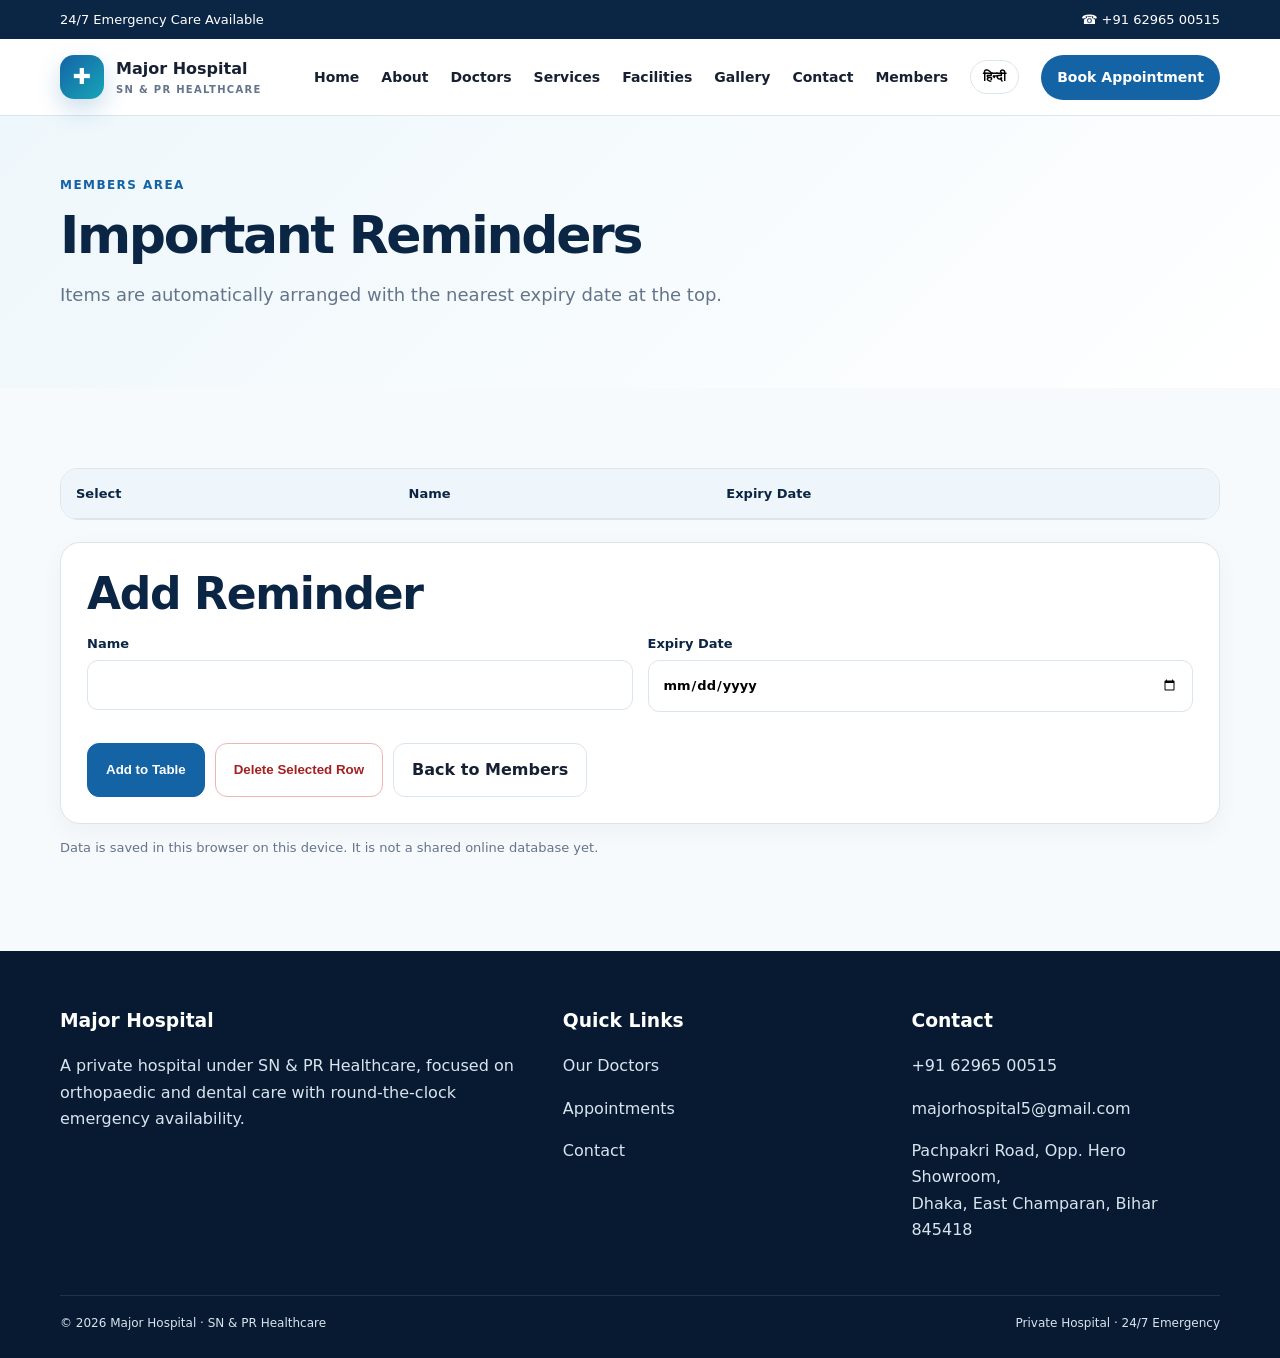
<file: important-reminders.html>
<!doctype html><html lang="en"><head>
<meta charset="utf-8"><meta name="viewport" content="width=device-width,initial-scale=1">
<title>Home | Major Hospital</title><meta name="description" content="Major Hospital, SN & PR Healthcare, Dhaka, East Champaran, Bihar. Orthopaedic and dental care with 24/7 emergency services.">
<link rel="stylesheet" href="assets/style.css"></head><body>
<div class="topbar"><div class="container">
  <span data-en="24/7 Emergency Care Available" data-hi="24/7 आपातकालीन सेवा उपलब्ध">24/7 Emergency Care Available</span>
  <a href="tel:+916296500515">☎ +91 62965 00515</a>
</div></div>

<header class="nav">
  <div class="container nav-inner">
    <a class="brand" href="index.html">
      <span class="logo">✚</span>
      <span>Major Hospital<small>SN &amp; PR Healthcare</small></span>
    </a>
    <button class="menu" aria-label="Menu">☰</button>
    <nav class="navlinks">
      <a href="index.html" data-en="Home" data-hi="होम">Home</a>
      <a href="about.html" data-en="About" data-hi="हमारे बारे में">About</a>
      <a href="doctors.html" data-en="Doctors" data-hi="डॉक्टर">Doctors</a>
      <a href="services.html" data-en="Services" data-hi="सेवाएँ">Services</a>
      <a href="facilities.html" data-en="Facilities" data-hi="सुविधाएँ">Facilities</a>
      <a href="gallery.html" data-en="Gallery" data-hi="गैलरी">Gallery</a>
      <a href="contact.html" data-en="Contact" data-hi="संपर्क">Contact</a>
      <a href="members.html" data-en="Members" data-hi="सदस्य">Members</a>
      <button class="lang">हिन्दी</button>
      <a class="cta" href="appointment.html" data-en="Book Appointment" data-hi="अपॉइंटमेंट लें">Book Appointment</a>
    </nav>
  </div>
</header>


<main>
<section class="page-hero"><div class="container"><div class="kicker">Members Area</div>
<h1 data-en="Important Reminders" data-hi="महत्वपूर्ण रिमाइंडर">Important Reminders</h1>
<p class="lead" data-en="Items are automatically arranged with the nearest expiry date at the top." data-hi="सामानों को सबसे नजदीकी expiry date के अनुसार ऊपर से नीचे क्रम में रखा जाता है।">Items are automatically arranged with the nearest expiry date at the top.</p></div></section>
<section><div class="container">
<div class="reminders-table-wrap">
<table class="reminders-table"><thead><tr><th>Select</th><th>Name</th><th>Expiry Date</th></tr></thead>
<tbody id="reminderBody"></tbody></table></div>
<div class="card" style="margin-top:22px">
<h2>Add Reminder</h2>
<form class="form" onsubmit="addReminder(event)">
<div class="form-grid"><label>Name<input id="rName" required></label><label>Expiry Date<input id="rExpiry" type="date" required></label></div>
<div class="reminders-actions"><button class="btn primary" type="submit">Add to Table</button>
<button class="btn danger" type="button" onclick="deleteSelectedReminder()">Delete Selected Row</button>
<a class="btn" href="member-dashboard.html">Back to Members</a></div>
</form>
</div>
<p class="small">Data is saved in this browser on this device. It is not a shared online database yet.</p>
</div></section></main>
<script>requireMember();loadReminders();</script><footer class="footer"><div class="container">
  <div class="footer-grid">
    <div>
      <h3>Major Hospital</h3>
      <p data-en="A private hospital under SN & PR Healthcare, focused on orthopaedic and dental care with round-the-clock emergency availability."
         data-hi="SN & PR Healthcare के अंतर्गत एक निजी अस्पताल, जहाँ ऑर्थोपेडिक और डेंटल सेवाओं के साथ 24/7 आपातकालीन सुविधा उपलब्ध है.">
         A private hospital under SN & PR Healthcare, focused on orthopaedic and dental care with round-the-clock emergency availability.
      </p>
    </div>
    <div><h3 data-en="Quick Links" data-hi="त्वरित लिंक">Quick Links</h3>
      <p><a href="doctors.html" data-en="Our Doctors" data-hi="हमारे डॉक्टर">Our Doctors</a></p>
      <p><a href="appointment.html" data-en="Appointments" data-hi="अपॉइंटमेंट">Appointments</a></p>
      <p><a href="contact.html" data-en="Contact" data-hi="संपर्क">Contact</a></p>
    </div>
    <div><h3 data-en="Contact" data-hi="संपर्क">Contact</h3>
      <p>+91 62965 00515</p><p>majorhospital5@gmail.com</p>
      <p>Pachpakri Road, Opp. Hero Showroom,<br>Dhaka, East Champaran, Bihar 845418</p>
    </div>
  </div>
  <div class="footer-bottom"><span>© 2026 Major Hospital · SN &amp; PR Healthcare</span><span>Private Hospital · 24/7 Emergency</span></div>
</div></footer>
<script src="assets/script.js"></script></body></html>
</file>
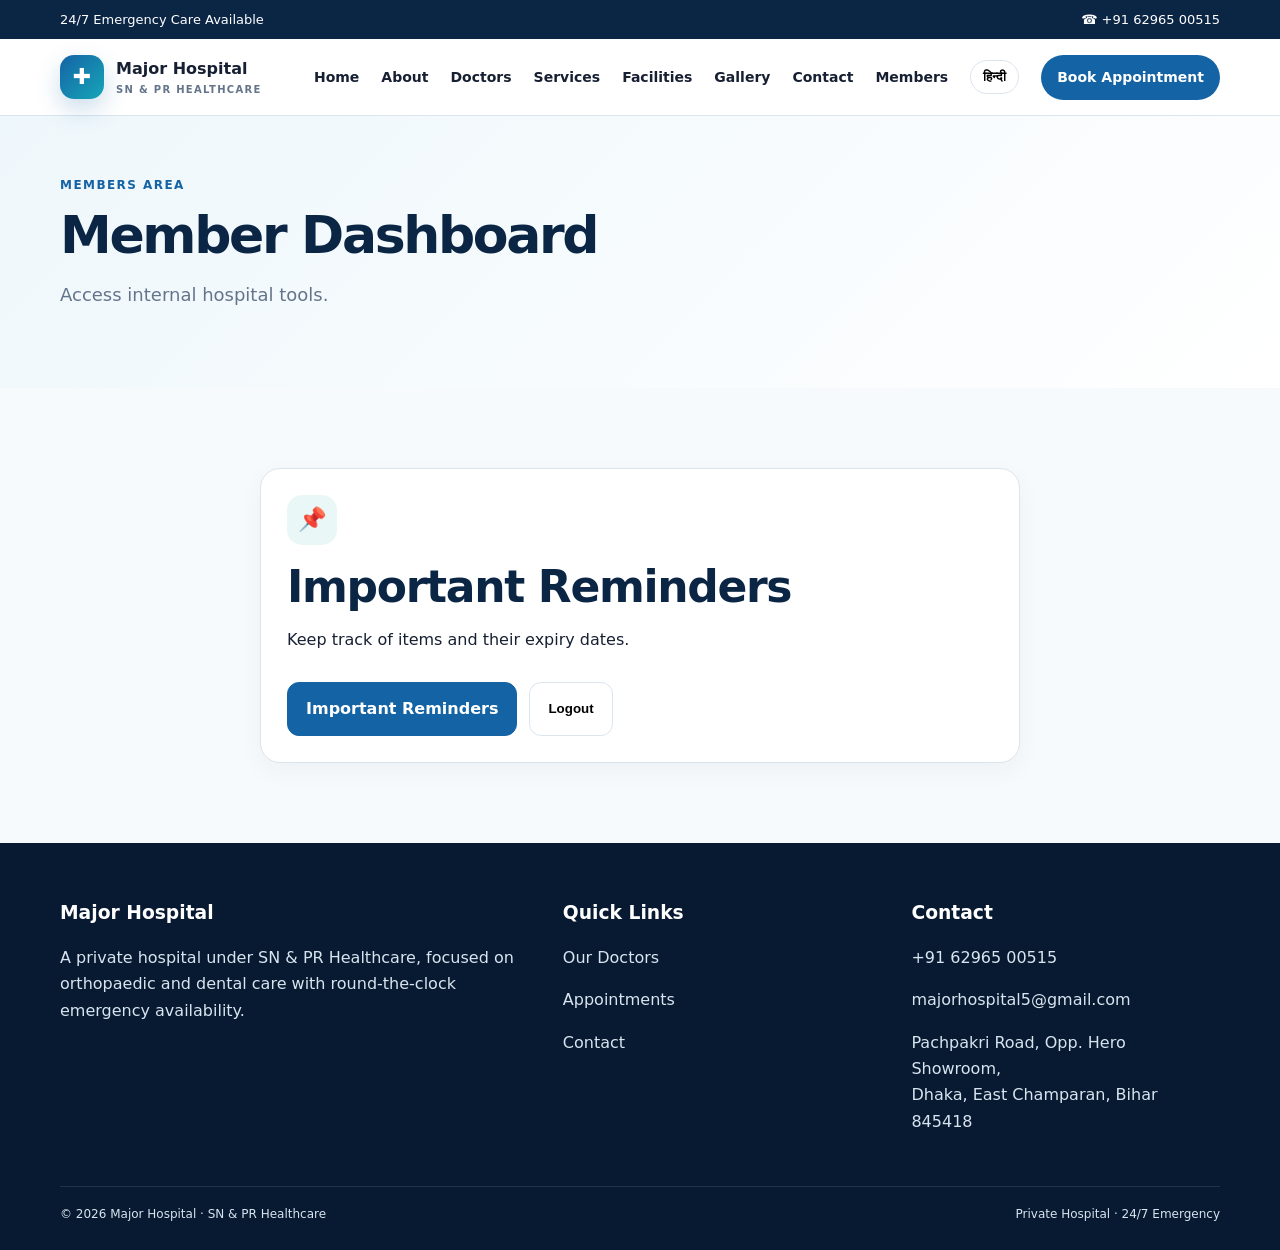
<file: member-dashboard.html>
<!doctype html><html lang="en"><head>
<meta charset="utf-8"><meta name="viewport" content="width=device-width,initial-scale=1">
<title>Home | Major Hospital</title><meta name="description" content="Major Hospital, SN & PR Healthcare, Dhaka, East Champaran, Bihar. Orthopaedic and dental care with 24/7 emergency services.">
<link rel="stylesheet" href="assets/style.css"></head><body>
<div class="topbar"><div class="container">
  <span data-en="24/7 Emergency Care Available" data-hi="24/7 आपातकालीन सेवा उपलब्ध">24/7 Emergency Care Available</span>
  <a href="tel:+916296500515">☎ +91 62965 00515</a>
</div></div>

<header class="nav">
  <div class="container nav-inner">
    <a class="brand" href="index.html">
      <span class="logo">✚</span>
      <span>Major Hospital<small>SN &amp; PR Healthcare</small></span>
    </a>
    <button class="menu" aria-label="Menu">☰</button>
    <nav class="navlinks">
      <a href="index.html" data-en="Home" data-hi="होम">Home</a>
      <a href="about.html" data-en="About" data-hi="हमारे बारे में">About</a>
      <a href="doctors.html" data-en="Doctors" data-hi="डॉक्टर">Doctors</a>
      <a href="services.html" data-en="Services" data-hi="सेवाएँ">Services</a>
      <a href="facilities.html" data-en="Facilities" data-hi="सुविधाएँ">Facilities</a>
      <a href="gallery.html" data-en="Gallery" data-hi="गैलरी">Gallery</a>
      <a href="contact.html" data-en="Contact" data-hi="संपर्क">Contact</a>
      <a href="members.html" data-en="Members" data-hi="सदस्य">Members</a>
      <button class="lang">हिन्दी</button>
      <a class="cta" href="appointment.html" data-en="Book Appointment" data-hi="अपॉइंटमेंट लें">Book Appointment</a>
    </nav>
  </div>
</header>


<main>
<section class="page-hero"><div class="container"><div class="kicker">Members Area</div>
<h1 data-en="Member Dashboard" data-hi="सदस्य डैशबोर्ड">Member Dashboard</h1>
<p class="lead" data-en="Access internal hospital tools." data-hi="अस्पताल के आंतरिक टूल्स तक पहुँचें।">Access internal hospital tools.</p></div></section>
<section><div class="container" style="max-width:760px"><div class="card">
<div class="icon">📌</div><h2>Important Reminders</h2>
<p data-en="Keep track of items and their expiry dates." data-hi="सामानों और उनकी expiry dates का रिकॉर्ड रखें।">Keep track of items and their expiry dates.</p>
<div class="actions"><a class="btn primary" href="important-reminders.html">Important Reminders</a>
<button class="btn" onclick="logoutMember()">Logout</button></div>
</div></div></section></main><footer class="footer"><div class="container">
  <div class="footer-grid">
    <div>
      <h3>Major Hospital</h3>
      <p data-en="A private hospital under SN & PR Healthcare, focused on orthopaedic and dental care with round-the-clock emergency availability."
         data-hi="SN & PR Healthcare के अंतर्गत एक निजी अस्पताल, जहाँ ऑर्थोपेडिक और डेंटल सेवाओं के साथ 24/7 आपातकालीन सुविधा उपलब्ध है.">
         A private hospital under SN & PR Healthcare, focused on orthopaedic and dental care with round-the-clock emergency availability.
      </p>
    </div>
    <div><h3 data-en="Quick Links" data-hi="त्वरित लिंक">Quick Links</h3>
      <p><a href="doctors.html" data-en="Our Doctors" data-hi="हमारे डॉक्टर">Our Doctors</a></p>
      <p><a href="appointment.html" data-en="Appointments" data-hi="अपॉइंटमेंट">Appointments</a></p>
      <p><a href="contact.html" data-en="Contact" data-hi="संपर्क">Contact</a></p>
    </div>
    <div><h3 data-en="Contact" data-hi="संपर्क">Contact</h3>
      <p>+91 62965 00515</p><p>majorhospital5@gmail.com</p>
      <p>Pachpakri Road, Opp. Hero Showroom,<br>Dhaka, East Champaran, Bihar 845418</p>
    </div>
  </div>
  <div class="footer-bottom"><span>© 2026 Major Hospital · SN &amp; PR Healthcare</span><span>Private Hospital · 24/7 Emergency</span></div>
</div></footer>
<script src="assets/script.js"></script></body></html>
</file>
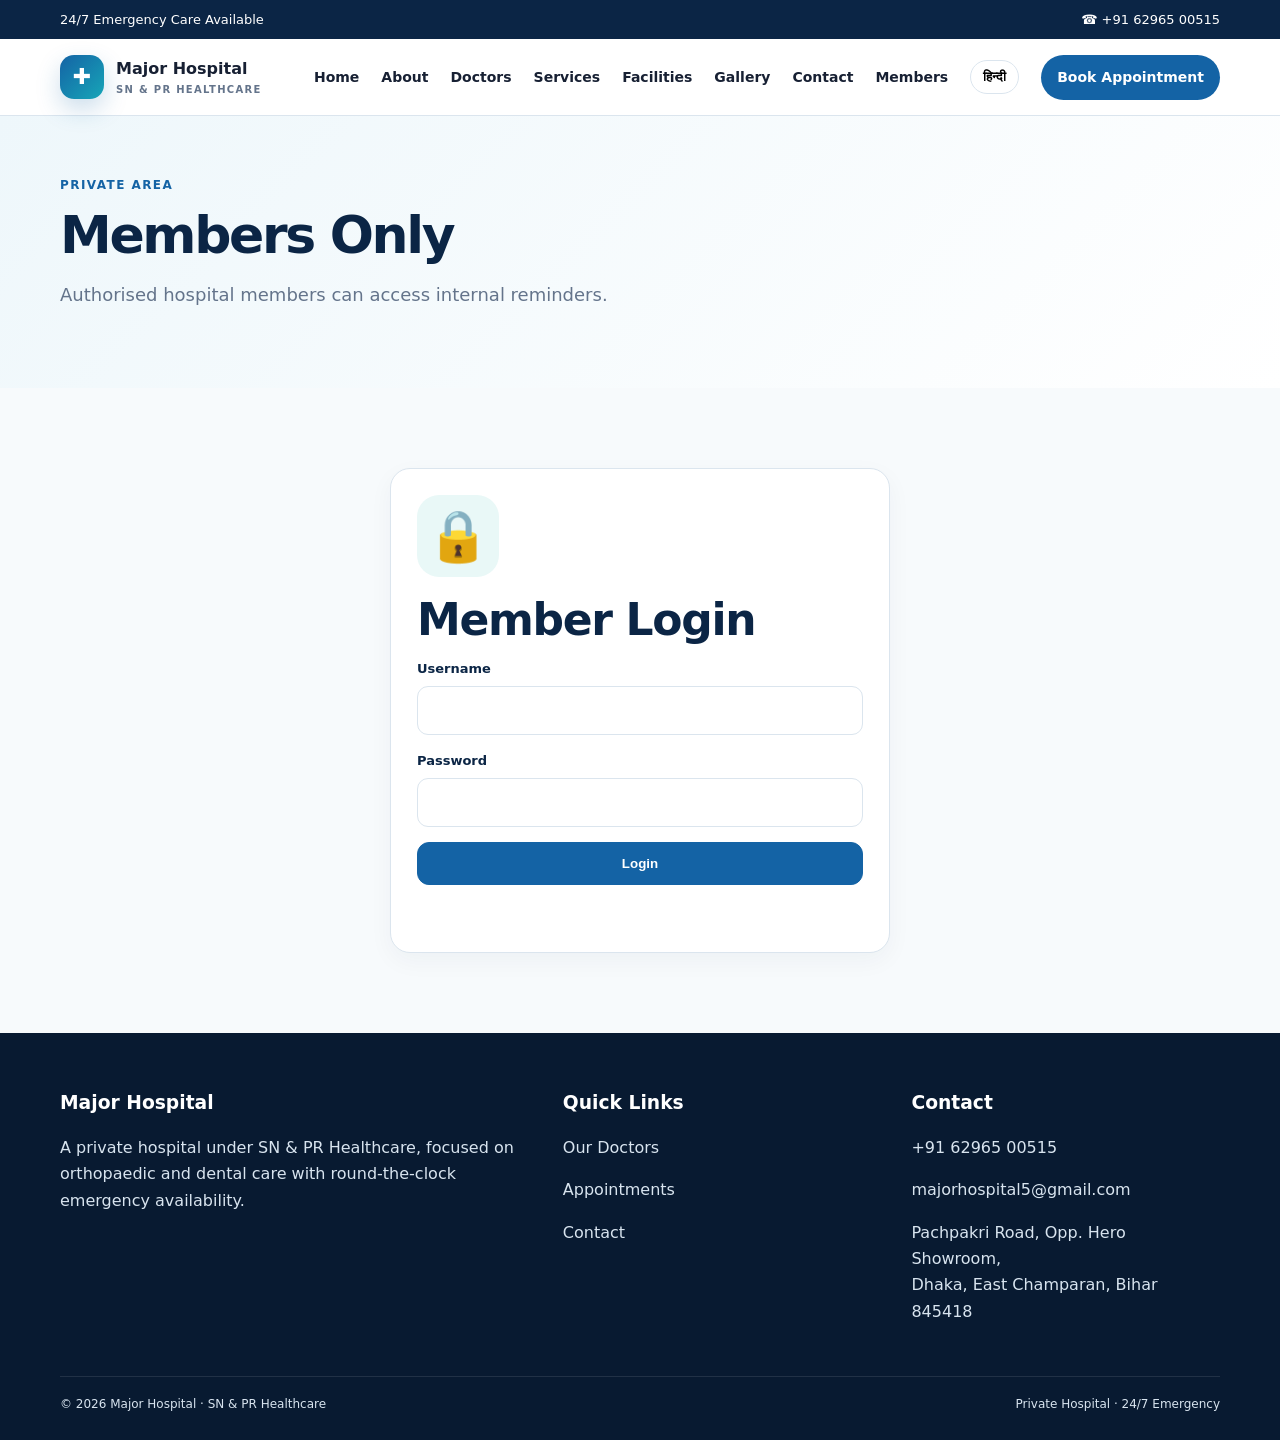
<file: members.html>
<!doctype html><html lang="en"><head>
<meta charset="utf-8"><meta name="viewport" content="width=device-width,initial-scale=1">
<title>Home | Major Hospital</title><meta name="description" content="Major Hospital, SN & PR Healthcare, Dhaka, East Champaran, Bihar. Orthopaedic and dental care with 24/7 emergency services.">
<link rel="stylesheet" href="assets/style.css"></head><body>
<div class="topbar"><div class="container">
  <span data-en="24/7 Emergency Care Available" data-hi="24/7 आपातकालीन सेवा उपलब्ध">24/7 Emergency Care Available</span>
  <a href="tel:+916296500515">☎ +91 62965 00515</a>
</div></div>

<header class="nav">
  <div class="container nav-inner">
    <a class="brand" href="index.html">
      <span class="logo">✚</span>
      <span>Major Hospital<small>SN &amp; PR Healthcare</small></span>
    </a>
    <button class="menu" aria-label="Menu">☰</button>
    <nav class="navlinks">
      <a href="index.html" data-en="Home" data-hi="होम">Home</a>
      <a href="about.html" data-en="About" data-hi="हमारे बारे में">About</a>
      <a href="doctors.html" data-en="Doctors" data-hi="डॉक्टर">Doctors</a>
      <a href="services.html" data-en="Services" data-hi="सेवाएँ">Services</a>
      <a href="facilities.html" data-en="Facilities" data-hi="सुविधाएँ">Facilities</a>
      <a href="gallery.html" data-en="Gallery" data-hi="गैलरी">Gallery</a>
      <a href="contact.html" data-en="Contact" data-hi="संपर्क">Contact</a>
      <a href="members.html" data-en="Members" data-hi="सदस्य">Members</a>
      <button class="lang">हिन्दी</button>
      <a class="cta" href="appointment.html" data-en="Book Appointment" data-hi="अपॉइंटमेंट लें">Book Appointment</a>
    </nav>
  </div>
</header>


<main>
<section class="page-hero"><div class="container"><div class="kicker">Private Area</div>
<h1 data-en="Members Only" data-hi="केवल सदस्यों के लिए">Members Only</h1>
<p class="lead" data-en="Authorised hospital members can access internal reminders." data-hi="अधिकृत अस्पताल सदस्य आंतरिक रिमाइंडर देख सकते हैं।">Authorised hospital members can access internal reminders.</p></div></section>
<section><div class="container login-wrap"><div class="card">
<div class="lock">🔒</div><h2 data-en="Member Login" data-hi="सदस्य लॉगिन">Member Login</h2>
<form class="form" onsubmit="memberLogin(event)">
<label>Username<input id="memberUser" autocomplete="username" required></label>
<label>Password<input id="memberPass" type="password" autocomplete="current-password" required></label>
<button class="btn primary" type="submit" data-en="Login" data-hi="लॉगिन करें">Login</button>
<p id="loginMsg" class="small"></p>
</form>
</div></div></section></main><footer class="footer"><div class="container">
  <div class="footer-grid">
    <div>
      <h3>Major Hospital</h3>
      <p data-en="A private hospital under SN & PR Healthcare, focused on orthopaedic and dental care with round-the-clock emergency availability."
         data-hi="SN & PR Healthcare के अंतर्गत एक निजी अस्पताल, जहाँ ऑर्थोपेडिक और डेंटल सेवाओं के साथ 24/7 आपातकालीन सुविधा उपलब्ध है.">
         A private hospital under SN & PR Healthcare, focused on orthopaedic and dental care with round-the-clock emergency availability.
      </p>
    </div>
    <div><h3 data-en="Quick Links" data-hi="त्वरित लिंक">Quick Links</h3>
      <p><a href="doctors.html" data-en="Our Doctors" data-hi="हमारे डॉक्टर">Our Doctors</a></p>
      <p><a href="appointment.html" data-en="Appointments" data-hi="अपॉइंटमेंट">Appointments</a></p>
      <p><a href="contact.html" data-en="Contact" data-hi="संपर्क">Contact</a></p>
    </div>
    <div><h3 data-en="Contact" data-hi="संपर्क">Contact</h3>
      <p>+91 62965 00515</p><p>majorhospital5@gmail.com</p>
      <p>Pachpakri Road, Opp. Hero Showroom,<br>Dhaka, East Champaran, Bihar 845418</p>
    </div>
  </div>
  <div class="footer-bottom"><span>© 2026 Major Hospital · SN &amp; PR Healthcare</span><span>Private Hospital · 24/7 Emergency</span></div>
</div></footer>
<script src="assets/script.js"></script></body></html>
</file>
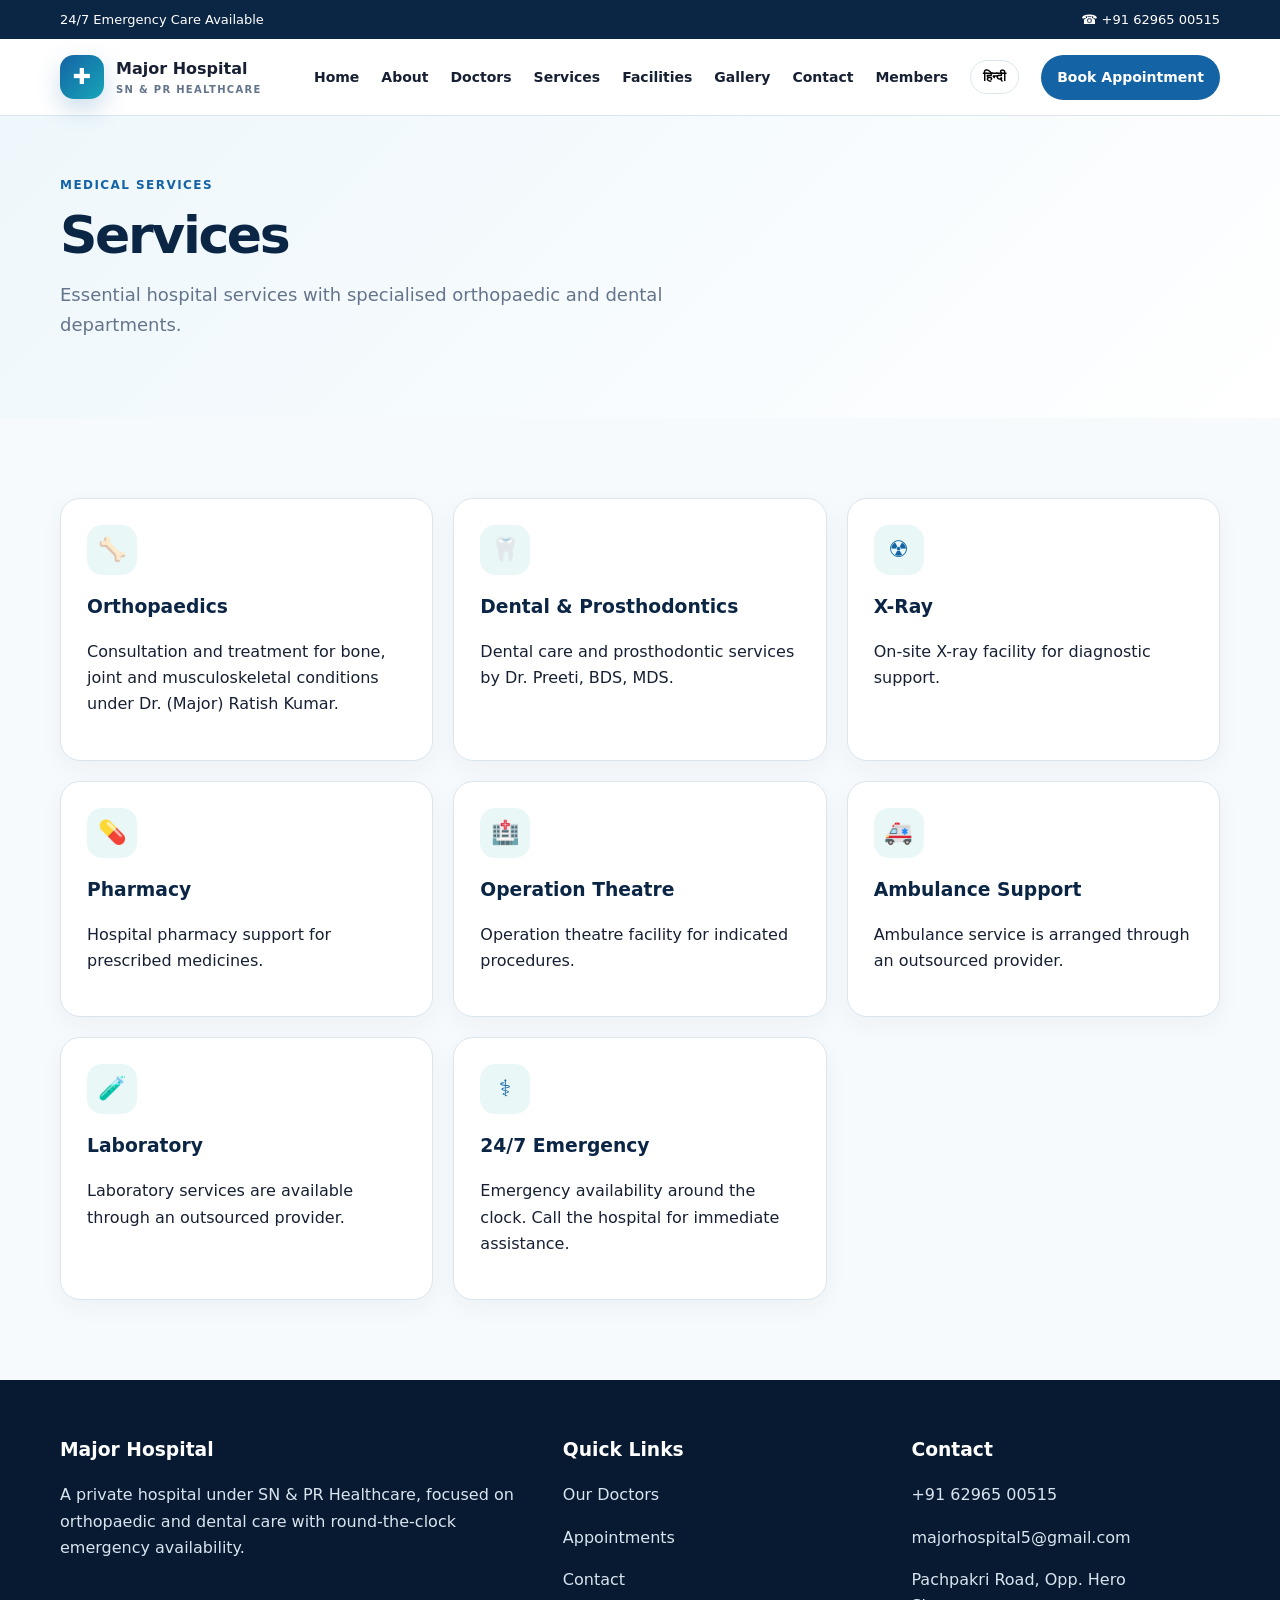
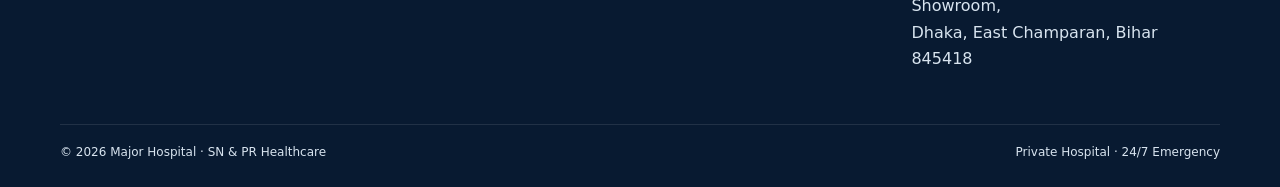
<file: services.html>
<!doctype html><html lang="en"><head>
<meta charset="utf-8"><meta name="viewport" content="width=device-width,initial-scale=1">
<title>Services | Major Hospital</title><meta name="description" content="Major Hospital, SN & PR Healthcare, Dhaka, East Champaran, Bihar. Orthopaedic and dental care with 24/7 emergency services.">
<link rel="stylesheet" href="assets/style.css"></head><body>
<div class="topbar"><div class="container">
  <span data-en="24/7 Emergency Care Available" data-hi="24/7 आपातकालीन सेवा उपलब्ध">24/7 Emergency Care Available</span>
  <a href="tel:+916296500515">☎ +91 62965 00515</a>
</div></div>

<header class="nav">
  <div class="container nav-inner">
    <a class="brand" href="index.html">
      <span class="logo">✚</span>
      <span>Major Hospital<small>SN &amp; PR Healthcare</small></span>
    </a>
    <button class="menu" aria-label="Menu">☰</button>
    <nav class="navlinks">
      <a href="index.html" data-en="Home" data-hi="होम">Home</a>
      <a href="about.html" data-en="About" data-hi="हमारे बारे में">About</a>
      <a href="doctors.html" data-en="Doctors" data-hi="डॉक्टर">Doctors</a>
      <a href="services.html" data-en="Services" data-hi="सेवाएँ">Services</a>
      <a href="facilities.html" data-en="Facilities" data-hi="सुविधाएँ">Facilities</a>
      <a href="gallery.html" data-en="Gallery" data-hi="गैलरी">Gallery</a>
      <a href="contact.html" data-en="Contact" data-hi="संपर्क">Contact</a>
      <a href="members.html" data-en="Members" data-hi="सदस्य">Members</a>
      <button class="lang">हिन्दी</button>
      <a class="cta" href="appointment.html" data-en="Book Appointment" data-hi="अपॉइंटमेंट लें">Book Appointment</a>
    </nav>
  </div>
</header>


<main><section class="page-hero"><div class="container"><div class="kicker">Medical Services</div><h1 data-en="Services" data-hi="सेवाएँ">Services</h1><p class="lead" data-en="Essential hospital services with specialised orthopaedic and dental departments." data-hi="विशेषज्ञ ऑर्थोपेडिक और डेंटल विभागों के साथ आवश्यक अस्पताल सेवाएँ।">Essential hospital services with specialised orthopaedic and dental departments.</p></div></section>
<section><div class="container grid-3">
<div class="card"><div class="icon">🦴</div><h3>Orthopaedics</h3><p data-en="Consultation and treatment for bone, joint and musculoskeletal conditions under Dr. (Major) Ratish Kumar." data-hi="Dr. (Major) Ratish Kumar के मार्गदर्शन में हड्डी, जोड़ और मस्कुलोस्केलेटल समस्याओं की जाँच एवं उपचार।">Consultation and treatment for bone, joint and musculoskeletal conditions under Dr. (Major) Ratish Kumar.</p></div>
<div class="card"><div class="icon">🦷</div><h3>Dental & Prosthodontics</h3><p data-en="Dental care and prosthodontic services by Dr. Preeti, BDS, MDS." data-hi="Dr. Preeti, BDS, MDS द्वारा डेंटल और प्रोस्थोडॉन्टिक सेवाएँ।">Dental care and prosthodontic services by Dr. Preeti, BDS, MDS.</p></div>
<div class="card"><div class="icon">☢</div><h3 data-en="X-Ray" data-hi="एक्स-रे">X-Ray</h3><p data-en="On-site X-ray facility for diagnostic support." data-hi="डायग्नोस्टिक सहायता के लिए अस्पताल में एक्स-रे सुविधा।">On-site X-ray facility for diagnostic support.</p></div>
<div class="card"><div class="icon">💊</div><h3 data-en="Pharmacy" data-hi="फार्मेसी">Pharmacy</h3><p data-en="Hospital pharmacy support for prescribed medicines." data-hi="प्रिस्क्राइब की गई दवाओं के लिए अस्पताल फार्मेसी सुविधा।">Hospital pharmacy support for prescribed medicines.</p></div>
<div class="card"><div class="icon">🏥</div><h3 data-en="Operation Theatre" data-hi="ऑपरेशन थिएटर">Operation Theatre</h3><p data-en="Operation theatre facility for indicated procedures." data-hi="आवश्यक प्रक्रियाओं के लिए ऑपरेशन थिएटर सुविधा।">Operation theatre facility for indicated procedures.</p></div>
<div class="card"><div class="icon">🚑</div><h3 data-en="Ambulance Support" data-hi="एम्बुलेंस सुविधा">Ambulance Support</h3><p data-en="Ambulance service is arranged through an outsourced provider." data-hi="एम्बुलेंस सेवा आउटसोर्स प्रदाता के माध्यम से उपलब्ध कराई जाती है।">Ambulance service is arranged through an outsourced provider.</p></div>
<div class="card"><div class="icon">🧪</div><h3 data-en="Laboratory" data-hi="लैबोरेटरी">Laboratory</h3><p data-en="Laboratory services are available through an outsourced provider." data-hi="लैबोरेटरी सेवाएँ आउटसोर्स प्रदाता के माध्यम से उपलब्ध हैं।">Laboratory services are available through an outsourced provider.</p></div>
<div class="card"><div class="icon">⚕</div><h3 data-en="24/7 Emergency" data-hi="24/7 आपातकालीन सेवा">24/7 Emergency</h3><p data-en="Emergency availability around the clock. Call the hospital for immediate assistance." data-hi="चौबीसों घंटे आपातकालीन सुविधा। तुरंत सहायता के लिए अस्पताल को कॉल करें।">Emergency availability around the clock. Call the hospital for immediate assistance.</p></div>
</div></section></main>


<footer class="footer"><div class="container">
  <div class="footer-grid">
    <div>
      <h3>Major Hospital</h3>
      <p data-en="A private hospital under SN & PR Healthcare, focused on orthopaedic and dental care with round-the-clock emergency availability."
         data-hi="SN & PR Healthcare के अंतर्गत एक निजी अस्पताल, जहाँ ऑर्थोपेडिक और डेंटल सेवाओं के साथ 24/7 आपातकालीन सुविधा उपलब्ध है.">
         A private hospital under SN & PR Healthcare, focused on orthopaedic and dental care with round-the-clock emergency availability.
      </p>
    </div>
    <div><h3 data-en="Quick Links" data-hi="त्वरित लिंक">Quick Links</h3>
      <p><a href="doctors.html" data-en="Our Doctors" data-hi="हमारे डॉक्टर">Our Doctors</a></p>
      <p><a href="appointment.html" data-en="Appointments" data-hi="अपॉइंटमेंट">Appointments</a></p>
      <p><a href="contact.html" data-en="Contact" data-hi="संपर्क">Contact</a></p>
    </div>
    <div><h3 data-en="Contact" data-hi="संपर्क">Contact</h3>
      <p>+91 62965 00515</p><p>majorhospital5@gmail.com</p>
      <p>Pachpakri Road, Opp. Hero Showroom,<br>Dhaka, East Champaran, Bihar 845418</p>
    </div>
  </div>
  <div class="footer-bottom"><span>© 2026 Major Hospital · SN &amp; PR Healthcare</span><span>Private Hospital · 24/7 Emergency</span></div>
</div></footer>
<script src="assets/script.js"></script></body></html>
</file>
<file: assets/style.css>
:root{
  --navy:#0b2545; --blue:#1463a5; --cyan:#17a6b8; --mint:#e9f8f7;
  --ink:#172033; --muted:#64748b; --line:#dbe5ee; --white:#fff;
  --bg:#f7fafc; --shadow:0 18px 45px rgba(11,37,69,.10); --radius:20px;
}
*{box-sizing:border-box}
html{scroll-behavior:smooth}
body{margin:0;font-family:Inter,ui-sans-serif,system-ui,-apple-system,Segoe UI,Roboto,Arial,sans-serif;color:var(--ink);background:var(--bg);line-height:1.65}
a{color:inherit;text-decoration:none}
img{max-width:100%;display:block}
.container{width:min(1160px,92%);margin:auto}
.topbar{background:var(--navy);color:#fff;font-size:13px}
.topbar .container{display:flex;justify-content:space-between;gap:16px;padding:9px 0;align-items:center}
.nav{position:sticky;top:0;z-index:20;background:rgba(255,255,255,.95);backdrop-filter:blur(14px);border-bottom:1px solid var(--line)}
.nav-inner{min-height:76px;display:flex;align-items:center;justify-content:space-between;gap:25px}
.brand{display:flex;align-items:center;gap:12px;font-weight:800}
.logo{width:44px;height:44px;border-radius:14px;background:linear-gradient(135deg,var(--blue),var(--cyan));color:#fff;display:grid;place-items:center;font-size:22px;box-shadow:0 10px 25px rgba(20,99,165,.22)}
.brand small{display:block;color:var(--muted);font-size:10px;letter-spacing:.13em;text-transform:uppercase}
.navlinks{display:flex;gap:22px;align-items:center;font-size:14px;font-weight:650}
.navlinks a:hover{color:var(--blue)}
.lang{border:1px solid var(--line);background:#fff;border-radius:999px;padding:8px 12px;cursor:pointer;font-weight:700}
.cta{background:var(--blue);color:#fff!important;padding:11px 16px;border-radius:999px}
.menu{display:none;border:0;background:none;font-size:26px}
.hero{padding:78px 0 68px;background:radial-gradient(circle at 90% 20%,#dff5f7 0,transparent 34%),linear-gradient(180deg,#fff 0,#f4f9fc 100%)}
.hero-grid{display:grid;grid-template-columns:1.05fr .95fr;gap:55px;align-items:center}
.kicker{color:var(--blue);font-weight:800;letter-spacing:.12em;text-transform:uppercase;font-size:12px}
h1{font-size:clamp(42px,6vw,72px);line-height:1.04;margin:12px 0 20px;letter-spacing:-.045em;color:var(--navy)}
h2{font-size:clamp(30px,4vw,44px);line-height:1.12;letter-spacing:-.03em;margin:0 0 14px;color:var(--navy)}
h3{margin:0 0 8px;color:var(--navy)}
.lead{font-size:18px;color:var(--muted);max-width:680px}
.actions{display:flex;gap:12px;flex-wrap:wrap;margin-top:28px}
.btn{display:inline-flex;align-items:center;justify-content:center;gap:8px;padding:13px 18px;border-radius:12px;font-weight:800;border:1px solid var(--line);background:#fff}
.btn.primary{background:var(--blue);color:#fff;border-color:var(--blue)}
.btn.dark{background:var(--navy);color:#fff;border-color:var(--navy)}
.hero-card{position:relative}
.hero-card img{height:530px;width:100%;object-fit:cover;object-position:center 30%;border-radius:28px;box-shadow:var(--shadow)}
.badge{position:absolute;left:-18px;bottom:24px;background:#fff;border:1px solid var(--line);padding:15px 18px;border-radius:16px;box-shadow:var(--shadow);max-width:240px}
.badge strong{display:block;color:var(--navy);font-size:22px}
section{padding:80px 0}
.section-head{display:flex;justify-content:space-between;gap:30px;align-items:end;margin-bottom:32px}
.grid-3{display:grid;grid-template-columns:repeat(3,1fr);gap:20px}
.grid-2{display:grid;grid-template-columns:repeat(2,1fr);gap:24px}
.card{background:#fff;border:1px solid var(--line);border-radius:var(--radius);padding:26px;box-shadow:0 8px 25px rgba(11,37,69,.045)}
.card:hover{transform:translateY(-2px);transition:.2s}
.icon{width:50px;height:50px;border-radius:15px;background:var(--mint);display:grid;place-items:center;color:var(--blue);font-size:23px;margin-bottom:17px}
.stats{display:grid;grid-template-columns:repeat(4,1fr);background:var(--navy);color:#fff;border-radius:25px;padding:28px}
.stat{padding:8px 22px;border-right:1px solid rgba(255,255,255,.14)}
.stat:last-child{border-right:0}
.stat strong{font-size:30px;display:block}
.stat span{opacity:.75;font-size:13px}
.doctor{display:grid;grid-template-columns:300px 1fr;gap:28px;align-items:stretch}
.doctor img{width:100%;height:100%;min-height:360px;object-fit:cover;border-radius:20px}
.tag{display:inline-block;padding:6px 10px;background:#eef6fb;color:var(--blue);border-radius:999px;font-size:12px;font-weight:800;margin:4px 4px 4px 0}
.list{padding-left:20px}
.list li{margin:8px 0}
.banner{background:linear-gradient(135deg,var(--navy),#124c7e);color:#fff;border-radius:28px;padding:45px}
.banner h2{color:#fff}
.banner .lead{color:rgba(255,255,255,.76)}
.banner .btn{color:var(--navy);background:#fff;border-color:#fff}
.banner .btn.primary{color:#fff;background:var(--blue);border-color:var(--blue)}
.notice{border-left:4px solid var(--cyan);background:#effafa;padding:16px 18px;border-radius:10px}
.gallery-note{min-height:260px;display:grid;place-items:center;text-align:center;background:linear-gradient(135deg,#eef6fb,#f4fbfa);border:1px dashed #b8cad8;border-radius:20px;color:var(--muted)}
.form{display:grid;gap:15px}
.form-grid{display:grid;grid-template-columns:repeat(2,1fr);gap:15px}
label{font-size:13px;font-weight:800;color:var(--navy)}
input,textarea,select{width:100%;padding:13px 14px;border:1px solid var(--line);border-radius:11px;background:#fff;font:inherit;margin-top:6px}
textarea{min-height:120px;resize:vertical}
.footer{background:#081a31;color:#d8e4ef;padding:55px 0 25px}
.footer-grid{display:grid;grid-template-columns:1.5fr 1fr 1fr;gap:40px}
.footer h3{color:#fff}
.footer a{color:#d8e4ef}
.footer-bottom{border-top:1px solid rgba(255,255,255,.1);margin-top:35px;padding-top:18px;font-size:12px;display:flex;justify-content:space-between}
.page-hero{padding:60px 0;background:linear-gradient(135deg,#eef7fb,#fff)}
.page-hero h1{font-size:52px;margin-bottom:10px}
.lock{font-size:50px;width:82px;height:82px;border-radius:22px;background:var(--mint);display:grid;place-items:center;margin-bottom:18px}
.small{font-size:13px;color:var(--muted)}
@media(max-width:900px){
 .navlinks{display:none;position:absolute;left:0;right:0;top:76px;background:#fff;border-bottom:1px solid var(--line);padding:20px;flex-direction:column;align-items:stretch}
 .navlinks.open{display:flex}.menu{display:block}.navlinks .lang{align-self:flex-start}
 .hero-grid,.doctor{grid-template-columns:1fr}.hero-card{max-width:650px;margin:auto}.grid-3{grid-template-columns:1fr 1fr}.stats{grid-template-columns:1fr 1fr;gap:10px}.stat{border-right:0;border-bottom:1px solid rgba(255,255,255,.12);padding:15px}.footer-grid{grid-template-columns:1fr 1fr}
}
@media(max-width:600px){
 section{padding:58px 0}.hero{padding:55px 0}.grid-3,.grid-2,.form-grid,.footer-grid{grid-template-columns:1fr}.stats{grid-template-columns:1fr 1fr}.hero-card img{height:410px}.page-hero h1{font-size:40px}.topbar .container{font-size:11px}
}

.gallery-grid{display:grid;grid-template-columns:repeat(3,1fr);gap:18px}
.gallery-item{background:#fff;border:1px solid var(--line);border-radius:18px;overflow:hidden;cursor:pointer;box-shadow:0 8px 25px rgba(11,37,69,.05)}
.gallery-item img{width:100%;height:230px;object-fit:cover;transition:transform .25s}
.gallery-item:hover img{transform:scale(1.035)}
.gallery-caption{padding:13px 15px;font-weight:750;color:var(--navy)}
.lightbox{position:fixed;inset:0;background:rgba(5,18,34,.88);z-index:100;display:none;align-items:center;justify-content:center;padding:25px}
.lightbox.open{display:flex}
.lightbox img{max-width:min(1100px,94vw);max-height:86vh;border-radius:14px}
.lightbox-close{position:absolute;right:22px;top:16px;color:#fff;font-size:34px;border:0;background:none;cursor:pointer}
.login-wrap{max-width:500px;margin:auto}
.reminders-table-wrap{overflow:auto;background:#fff;border:1px solid var(--line);border-radius:18px}
.reminders-table{width:100%;border-collapse:collapse;min-width:650px}
.reminders-table th,.reminders-table td{padding:14px 15px;border-bottom:1px solid var(--line);text-align:left}
.reminders-table th{background:#eef6fb;color:var(--navy);font-size:13px}
.reminders-table tr.selected{background:#e9f8f7}
.reminders-actions{display:flex;gap:10px;flex-wrap:wrap;margin-top:16px}
.danger{background:#fff;border-color:#efb5b5;color:#a32121}
.empty-row{text-align:center;color:var(--muted);padding:28px!important}
@media(max-width:900px){.gallery-grid{grid-template-columns:1fr 1fr}}
@media(max-width:600px){.gallery-grid{grid-template-columns:1fr}}
</file>
